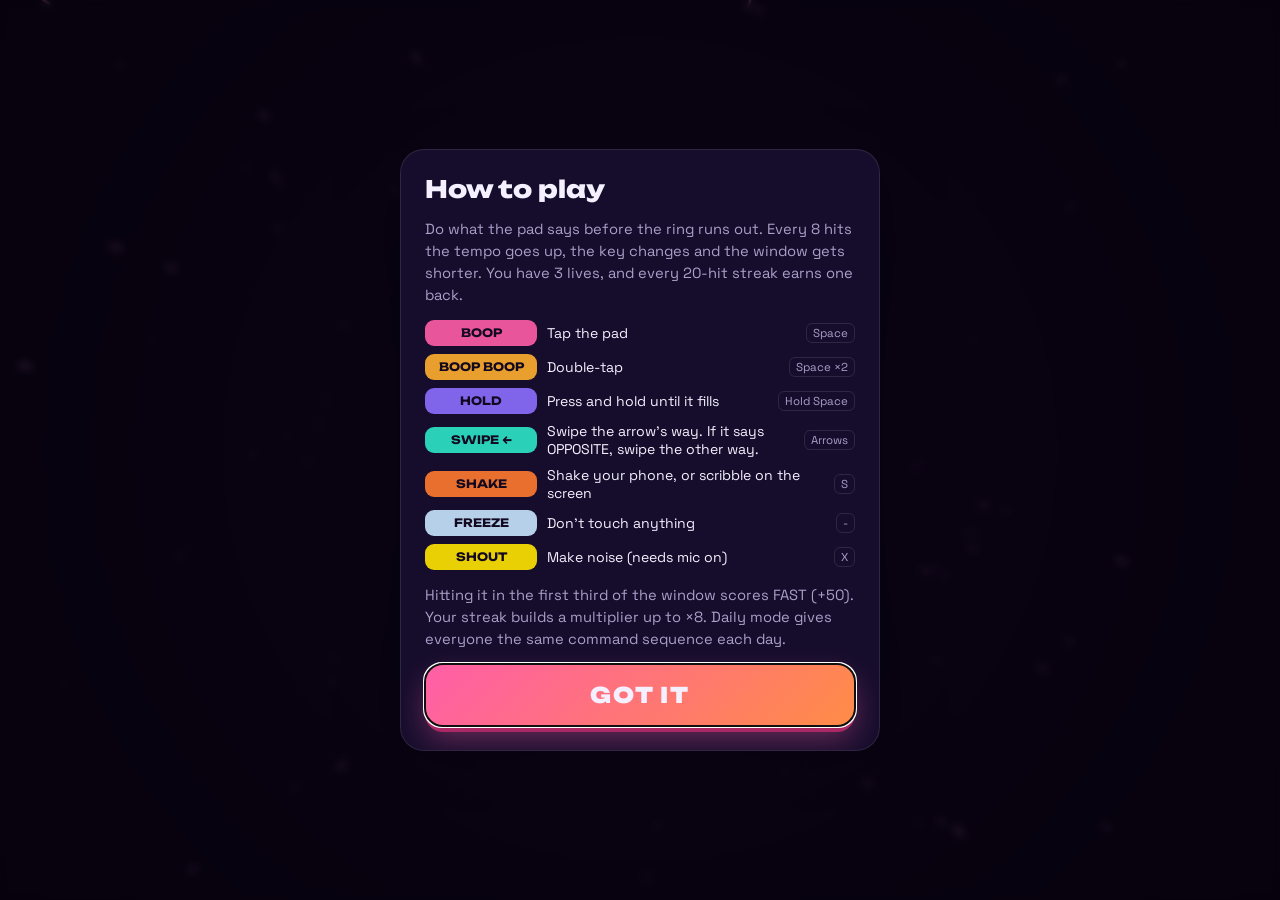
<file: index.html>
<!doctype html>
<html lang="en">
<head>
  <meta charset="utf-8" />
  <meta name="viewport" content="width=device-width, initial-scale=1, viewport-fit=cover, user-scalable=no" />
  <title>BOOP: a whole-body reflex game</title>
  <meta name="description" content="A rhythm-driven reflex game. Tap, swipe, hold, shake your phone and shout on command. The music and difficulty speed up as you go. Every sound is synthesized live in the browser." />
  <meta name="theme-color" content="#120a24" />
  <meta property="og:title" content="BOOP: a whole-body reflex game" />
  <meta property="og:description" content="Tap, swipe, hold, shake and shout on the beat. The tempo climbs until you break." />
  <meta property="og:image" content="https://hughtures.github.io/boop-it/icons/og.png" />
  <meta property="og:url" content="https://hughtures.github.io/boop-it/" />
  <meta name="twitter:card" content="summary_large_image" />
  <link rel="manifest" href="manifest.webmanifest" />
  <link rel="icon" href="icons/icon.svg" type="image/svg+xml" />
  <link rel="apple-touch-icon" href="icons/icon-180.png" />
  <meta name="apple-mobile-web-app-capable" content="yes" />
  <meta name="apple-mobile-web-app-status-bar-style" content="black-translucent" />
  <link rel="preconnect" href="https://fonts.googleapis.com" />
  <link rel="preconnect" href="https://fonts.gstatic.com" crossorigin />
  <link href="https://fonts.googleapis.com/css2?family=Unbounded:wght@600;800;900&family=Space+Grotesk:wght@400;500;700&display=swap" rel="stylesheet" />
  <link rel="stylesheet" href="css/style.css" />
</head>
<body>
  <canvas id="fx" aria-hidden="true"></canvas>

  <div id="stage">
    <header id="hud" class="hidden">
      <div class="hud-l">
        <div id="score" class="num">0</div>
        <div id="mult" class="chip">×1</div>
      </div>
      <div class="hud-c">
        <div id="lvl">LEVEL 1</div>
        <div id="bpm">100 BPM</div>
      </div>
      <div class="hud-r">
        <div id="lives" aria-label="Lives"></div>
        <button id="pause-btn" class="icon-btn" aria-label="Pause">
          <svg viewBox="0 0 24 24"><rect x="6" y="5" width="4" height="14" rx="1"/><rect x="14" y="5" width="4" height="14" rx="1"/></svg>
        </button>
      </div>
    </header>

    <main id="play">
      <div id="banner" aria-live="polite"></div>
      <div id="pad-wrap">
        <svg id="ring" viewBox="0 0 200 200" aria-hidden="true">
          <circle class="track" cx="100" cy="100" r="94" />
          <circle id="ring-fg" cx="100" cy="100" r="94" />
        </svg>
        <div id="pad" role="button" aria-label="Game pad">
          <div id="pad-fill"></div>
          <div id="pad-icon" aria-hidden="true"></div>
          <div id="pad-label" aria-live="assertive"></div>
          <div id="pad-sub"></div>
        </div>
      </div>
      <div id="feedback" aria-live="polite"></div>
      <div id="hint"></div>
      <div id="mic-meter" class="hidden" aria-hidden="true"><i></i></div>
    </main>
  </div>

  <!-- Title -->
  <section id="title" class="screen">
    <div class="panel title-panel">
      <h1 class="logo" aria-label="BOOP"><span>B</span><span>O</span><span>O</span><span>P</span></h1>
      <p class="tagline">Tap, swipe, hold, shake and shout<br />on the beat, until the tempo breaks you.</p>

      <div class="seg" role="radiogroup" aria-label="Mode">
        <button role="radio" data-mode="endless" aria-checked="true">Endless</button>
        <button role="radio" data-mode="daily" aria-checked="false">Daily <small id="daily-date"></small></button>
      </div>

      <button id="play-btn" class="big-btn">PLAY</button>

      <div class="bests">
        <div><span>Best</span><b id="best-endless" class="num">0</b></div>
        <div><span>Today</span><b id="best-daily" class="num">0</b></div>
      </div>

      <div class="toggles">
        <label class="tog"><input type="checkbox" id="opt-sound" checked /><span class="sw"></span>Sound</label>
        <label class="tog" id="tog-motion"><input type="checkbox" id="opt-motion" /><span class="sw"></span>Shake sensor</label>
        <label class="tog"><input type="checkbox" id="opt-mic" /><span class="sw"></span>Mic (shout)</label>
      </div>

      <div class="links">
        <button id="howto-btn" class="link-btn">How to play</button>
        <span>·</span>
        <a href="https://github.com/hughtures/boop-it" target="_blank" rel="noopener">Source</a>
      </div>
    </div>
    <p class="credits">Every sound is synthesized live in your browser. No audio files, no frameworks, and it works offline.</p>
  </section>

  <!-- Game over -->
  <section id="over" class="screen hidden">
    <div class="panel over-panel">
      <p class="over-kicker" id="over-kicker">GAME OVER</p>
      <div id="final-score" class="num">0</div>
      <div id="new-best" class="badge hidden">NEW BEST</div>
      <div class="stats">
        <div><b id="st-level">1</b><span>level</span></div>
        <div><b id="st-streak">0</b><span>streak</span></div>
        <div><b id="st-avg">-</b><span>avg reaction</span></div>
        <div><b id="st-fast">-</b><span>fastest</span></div>
      </div>
      <figure class="chart">
        <canvas id="chart" height="90"></canvas>
        <figcaption>Reaction time per command <i class="lg ok"></i>hit <i class="lg fast"></i>fast <i class="lg miss"></i>miss</figcaption>
      </figure>
      <div class="over-btns">
        <button id="again-btn" class="big-btn">PLAY AGAIN</button>
        <div class="row">
          <button id="share-btn" class="ghost-btn">Share</button>
          <button id="menu-btn" class="ghost-btn">Menu</button>
        </div>
      </div>
    </div>
  </section>

  <!-- Pause -->
  <section id="paused" class="screen hidden">
    <div class="panel small-panel">
      <h2>Paused</h2>
      <button id="resume-btn" class="big-btn">RESUME</button>
      <button id="quit-btn" class="ghost-btn">Quit run</button>
    </div>
  </section>

  <!-- How to play -->
  <dialog id="howto">
    <h2>How to play</h2>
    <p>Do what the pad says before the ring runs out. Every 8 hits the tempo goes up, the key changes and the window gets shorter. You have 3 lives, and every 20-hit streak earns one back.</p>
    <ul class="cmd-list">
      <li><b style="--c:255,94,168">BOOP</b><span>Tap the pad</span><kbd>Space</kbd></li>
      <li><b style="--c:255,176,46">BOOP BOOP</b><span>Double-tap</span><kbd>Space ×2</kbd></li>
      <li><b style="--c:140,110,255">HOLD</b><span>Press and hold until it fills</span><kbd>Hold Space</kbd></li>
      <li><b style="--c:46,230,201">SWIPE ←</b><span>Swipe the arrow's way. If it says OPPOSITE, swipe the other way.</span><kbd>Arrows</kbd></li>
      <li><b style="--c:255,122,46">SHAKE</b><span>Shake your phone, or scribble on the screen</span><kbd>S</kbd></li>
      <li><b style="--c:200,230,255">FREEZE</b><span>Don't touch anything</span><kbd>-</kbd></li>
      <li><b style="--c:255,230,0">SHOUT</b><span>Make noise (needs mic on)</span><kbd>X</kbd></li>
    </ul>
    <p class="muted">Hitting it in the first third of the window scores FAST (+50). Your streak builds a multiplier up to ×8. Daily mode gives everyone the same command sequence each day.</p>
    <form method="dialog"><button class="big-btn">GOT IT</button></form>
  </dialog>

  <div id="toast" role="status"></div>

  <script type="module" src="js/main.js"></script>
</body>
</html>
</file>
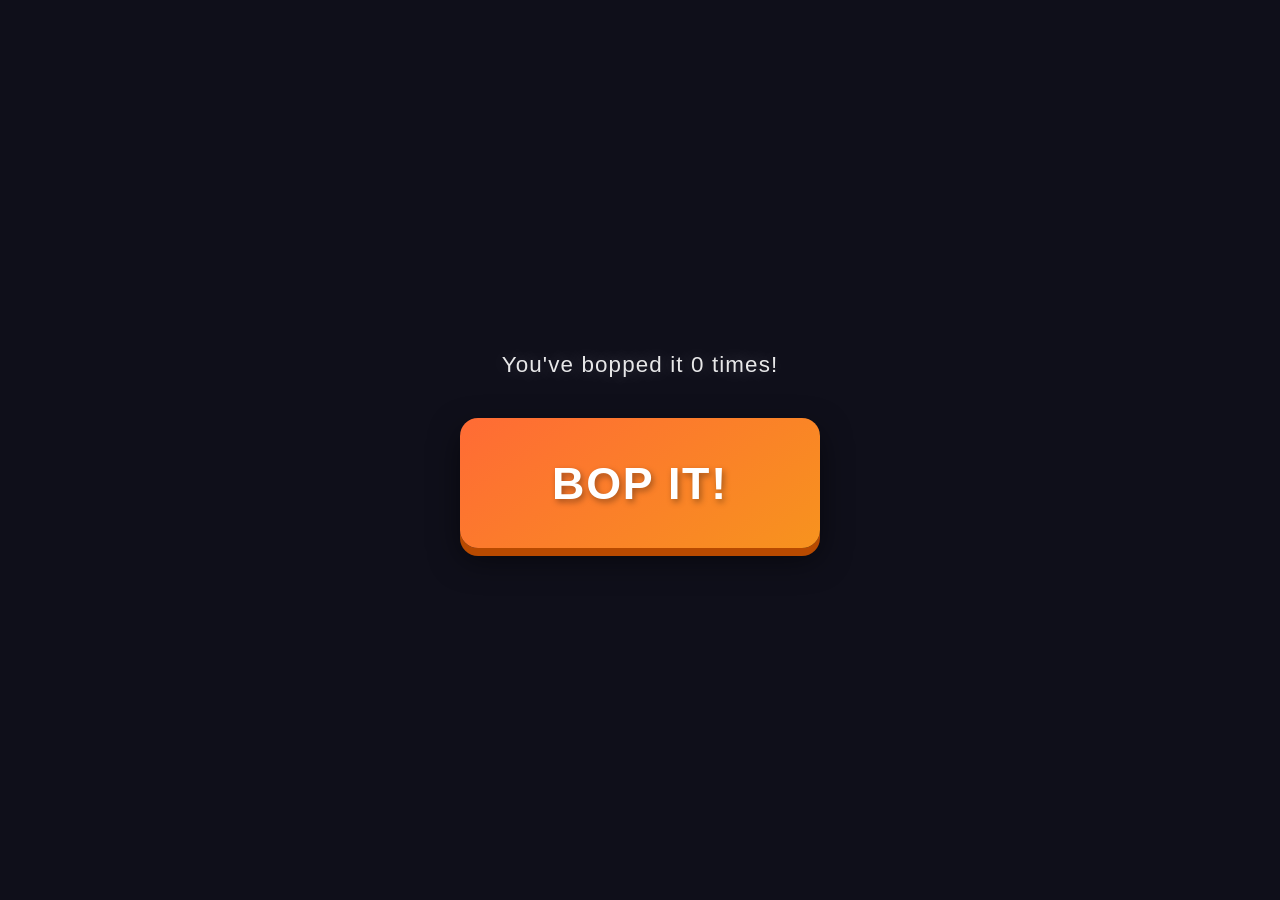
<file: bop-it.html>
<!DOCTYPE html>
<html lang="en">
<head>
  <meta charset="UTF-8">
  <meta name="viewport" content="width=device-width, initial-scale=1.0">
  <title>BOP IT!</title>
  <style>
    * { box-sizing: border-box; margin: 0; padding: 0; }

    body {
      min-height: 100vh;
      display: flex;
      flex-direction: column;
      align-items: center;
      justify-content: center;
      background: #0f0f1a;
      font-family: 'Arial Black', 'Arial Bold', Arial, sans-serif;
      overflow: hidden;
      user-select: none;
      -webkit-user-select: none;
    }

    #counter {
      color: #fff;
      font-size: clamp(1rem, 3vw, 1.4rem);
      margin-bottom: 2.5rem;
      letter-spacing: 0.05em;
      opacity: 0.9;
      text-shadow: 0 0 20px rgba(255,255,255,0.3);
      transition: transform 0.1s;
    }

    #counter.bump {
      animation: counterBump 0.3s ease-out;
    }

    @keyframes counterBump {
      0%   { transform: scale(1); }
      50%  { transform: scale(1.4); color: #ffdd57; }
      100% { transform: scale(1); }
    }

    #btn-wrapper {
      position: relative;
      display: flex;
      align-items: center;
      justify-content: center;
    }

    #bop-btn {
      width: clamp(220px, 60vw, 360px);
      height: clamp(90px, 22vw, 130px);
      border: none;
      border-radius: 18px;
      font-family: inherit;
      font-size: clamp(1.6rem, 5vw, 2.8rem);
      font-weight: 900;
      cursor: pointer;
      position: relative;
      background: linear-gradient(145deg, #ff6b35, #f7931e);
      color: #fff;
      text-shadow: 2px 3px 6px rgba(0,0,0,0.35);
      box-shadow: 0 8px 0 #b84a00, 0 12px 30px rgba(0,0,0,0.5);
      transform-origin: center bottom;
      touch-action: manipulation;
      -webkit-tap-highlight-color: transparent;
      transition: color 0.15s, background 0.15s;
      will-change: transform;
      letter-spacing: 0.04em;
    }

    #bop-btn:active {
      transform: translateY(5px) scaleY(0.93);
      box-shadow: 0 3px 0 #b84a00, 0 6px 15px rgba(0,0,0,0.5);
    }

    /* ── Keyframe animations ── */

    @keyframes animSpin {
      0%   { transform: rotate(0deg) scale(1); }
      30%  { transform: rotate(200deg) scale(1.15); }
      70%  { transform: rotate(340deg) scale(0.9); }
      100% { transform: rotate(360deg) scale(1); }
    }

    @keyframes animFly {
      0%   { transform: translateY(0) scale(1); opacity: 1; }
      35%  { transform: translateY(-130vh) scale(0.5); opacity: 0; }
      36%  { transform: translateY(130vh) scale(0.5); opacity: 0; }
      70%  { transform: translateY(-20px) scale(1.05); opacity: 1; }
      85%  { transform: translateY(6px) scale(0.98); }
      100% { transform: translateY(0) scale(1); }
    }

    @keyframes animShake {
      0%,100% { transform: translate(0,0) rotate(0deg); }
      10%      { transform: translate(-18px,-4px) rotate(-4deg); }
      20%      { transform: translate(18px, 4px) rotate( 4deg); }
      30%      { transform: translate(-16px,-3px) rotate(-3deg); }
      40%      { transform: translate(16px, 3px) rotate( 3deg); }
      50%      { transform: translate(-12px, 0px) rotate(-2deg); }
      60%      { transform: translate(12px, 0px) rotate( 2deg); }
      70%      { transform: translate(-8px,-2px) rotate(-1deg); }
      80%      { transform: translate( 8px, 2px) rotate( 1deg); }
      90%      { transform: translate(-4px, 0px); }
    }

    @keyframes animGrow {
      0%   { transform: scale(1); }
      35%  { transform: scale(2.3) rotate(-3deg); }
      55%  { transform: scale(2.3) rotate( 3deg); }
      75%  { transform: scale(0.82); }
      90%  { transform: scale(1.05); }
      100% { transform: scale(1); }
    }

    @keyframes animWobble {
      0%,100% { transform: skewX(0deg) scaleX(1); }
      15%     { transform: skewX(12deg) scaleX(0.9); }
      30%     { transform: skewX(-10deg) scaleX(1.1); }
      45%     { transform: skewX(8deg) scaleX(0.95); }
      60%     { transform: skewX(-6deg) scaleX(1.05); }
      75%     { transform: skewX(3deg) scaleX(0.98); }
    }

    /* Flash overlay */
    #flash {
      position: fixed;
      inset: 0;
      pointer-events: none;
      opacity: 0;
      z-index: 900;
    }

    @keyframes doFlash {
      0%   { opacity: 0.75; }
      100% { opacity: 0; }
    }

    /* Confetti */
    .cp {
      position: fixed;
      pointer-events: none;
      z-index: 950;
      animation: cpFall var(--dur) ease-out forwards;
    }

    @keyframes cpFall {
      0%   { transform: translate(0,0) rotate(0deg) scale(1); opacity: 1; }
      100% { transform: translate(var(--dx),var(--dy)) rotate(var(--rot)) scale(0.4); opacity: 0; }
    }

    /* Stars burst */
    .star {
      position: fixed;
      pointer-events: none;
      z-index: 950;
      font-size: 1.4rem;
      animation: starBurst var(--dur) ease-out forwards;
    }

    @keyframes starBurst {
      0%   { transform: translate(0,0) scale(0) rotate(0deg); opacity: 1; }
      60%  { opacity: 1; }
      100% { transform: translate(var(--dx),var(--dy)) scale(1.2) rotate(var(--rot)); opacity: 0; }
    }

    @keyframes animBounce {
      0%,100% { transform: translateY(0) scaleY(1); }
      20%     { transform: translateY(-60px) scaleY(1.1); }
      40%     { transform: translateY(0) scaleY(0.85) scaleX(1.1); }
      55%     { transform: translateY(-30px) scaleY(1.05); }
      70%     { transform: translateY(0) scaleY(0.92) scaleX(1.05); }
      82%     { transform: translateY(-12px); }
      92%     { transform: translateY(0) scaleY(0.97); }
    }

    @keyframes animFlip {
      0%   { transform: perspective(600px) rotateY(0deg); }
      40%  { transform: perspective(600px) rotateY(200deg) scale(1.1); }
      70%  { transform: perspective(600px) rotateY(340deg) scale(0.9); }
      100% { transform: perspective(600px) rotateY(360deg); }
    }

    @keyframes animRubber {
      0%,100% { transform: scale(1,1); }
      20%     { transform: scale(1.5,0.6); }
      35%     { transform: scale(0.75,1.25); }
      50%     { transform: scale(1.2,0.85); }
      65%     { transform: scale(0.9,1.1); }
      80%     { transform: scale(1.05,0.95); }
    }

    @keyframes animShrink {
      0%   { transform: scale(1); opacity: 1; }
      35%  { transform: scale(0.05); opacity: 0.3; }
      60%  { transform: scale(1.25); opacity: 1; }
      80%  { transform: scale(0.92); }
      100% { transform: scale(1); }
    }

    @keyframes animTwirl {
      0%   { transform: rotate(0deg) scale(1); }
      25%  { transform: rotate(180deg) scale(1.2); }
      50%  { transform: rotate(360deg) scale(0.8); }
      75%  { transform: rotate(540deg) scale(1.15); }
      100% { transform: rotate(720deg) scale(1); }
    }

    @keyframes animDrunk {
      0%,100% { transform: rotate(0deg) translateX(0); }
      15%  { transform: rotate(-8deg) translateX(-20px); }
      30%  { transform: rotate(7deg) translateX(18px); }
      45%  { transform: rotate(-9deg) translateX(-15px); }
      60%  { transform: rotate(6deg) translateX(12px); }
      75%  { transform: rotate(-4deg) translateX(-8px); }
      88%  { transform: rotate(2deg) translateX(4px); }
    }

    @keyframes animJello {
      0%,100% { transform: scale(1,1); }
      11% { transform: scale(0.9,1.1); }
      22% { transform: scale(1.15,0.85); }
      33% { transform: scale(0.92,1.08); }
      44% { transform: scale(1.08,0.92); }
      55% { transform: scale(0.96,1.04); }
      66% { transform: scale(1.04,0.96); }
      78% { transform: scale(0.99,1.01); }
    }

    @keyframes animPogo {
      0%,100% { transform: translateY(0) scaleY(1); }
      12%  { transform: translateY(-70px) scaleY(1.1); }
      22%  { transform: translateY(0) scaleY(0.78) scaleX(1.25); }
      32%  { transform: translateY(-45px) scaleY(1.06); }
      42%  { transform: translateY(0) scaleY(0.86) scaleX(1.12); }
      52%  { transform: translateY(-22px) scaleY(1.03); }
      62%  { transform: translateY(0) scaleY(0.93); }
      72%  { transform: translateY(-8px); }
      82%  { transform: translateY(0) scaleY(0.97); }
    }

    @keyframes animSwing {
      0%,100% { transform: rotate(0deg); transform-origin: top center; }
      20% { transform: rotate(18deg); transform-origin: top center; }
      40% { transform: rotate(-14deg); transform-origin: top center; }
      60% { transform: rotate(9deg); transform-origin: top center; }
      80% { transform: rotate(-5deg); transform-origin: top center; }
    }

    @keyframes animVibrate {
      0%,100% { transform: translate(0,0); }
      10% { transform: translate(-3px,-2px); }
      20% { transform: translate(3px,2px); }
      30% { transform: translate(-4px,1px); }
      40% { transform: translate(4px,-1px); }
      50% { transform: translate(-3px,3px); }
      60% { transform: translate(3px,-3px); }
      70% { transform: translate(-2px,2px); }
      80% { transform: translate(2px,-2px); }
      90% { transform: translate(-1px,1px); }
    }

    @keyframes animTada {
      0%,100% { transform: scale(1) rotate(0deg); }
      10%,20% { transform: scale(0.88) rotate(-4deg); }
      30%,50%,70%,90% { transform: scale(1.12) rotate(4deg); }
      40%,60%,80% { transform: scale(1.12) rotate(-4deg); }
    }

    @keyframes animDropIn {
      0%   { transform: translateY(-220px) scaleY(1.3); opacity: 0; }
      55%  { transform: translateY(12px) scaleY(0.82); opacity: 1; }
      75%  { transform: translateY(-8px) scaleY(1.06); }
      90%  { transform: translateY(3px) scaleY(0.98); }
      100% { transform: translateY(0) scaleY(1); }
    }

    @keyframes animSpin3D {
      0%   { transform: perspective(600px) rotateX(0deg); }
      35%  { transform: perspective(600px) rotateX(200deg) scale(1.15); }
      70%  { transform: perspective(600px) rotateX(340deg) scale(0.88); }
      100% { transform: perspective(600px) rotateX(360deg); }
    }

    @keyframes animCrumple {
      0%   { transform: scaleY(1) scaleX(1); }
      28%  { transform: scaleY(0.04) scaleX(1.6); }
      55%  { transform: scaleY(1.35) scaleX(0.78); }
      75%  { transform: scaleY(0.88) scaleX(1.06); }
      90%  { transform: scaleY(1.04) scaleX(0.98); }
      100% { transform: scaleY(1) scaleX(1); }
    }

    @keyframes animHammer {
      0%   { transform: translateY(-180px) rotate(-25deg); opacity: 0.2; }
      42%  { transform: translateY(10px) rotate(6deg) scaleY(0.75); opacity: 1; }
      58%  { transform: translateY(-18px) rotate(-4deg); }
      76%  { transform: translateY(5px) scaleY(0.96); }
      100% { transform: translateY(0) rotate(0deg); }
    }

    @keyframes animPinwheel {
      0%   { transform: rotate(0deg) scale(1); }
      25%  { transform: rotate(270deg) scale(1.2); }
      50%  { transform: rotate(540deg) scale(0.82); }
      75%  { transform: rotate(810deg) scale(1.12); }
      100% { transform: rotate(1080deg) scale(1); }
    }

    @keyframes animRollLeft {
      0%   { transform: translateX(0) rotate(0deg); opacity: 1; }
      40%  { transform: translateX(-130vw) rotate(-360deg); opacity: 0; }
      41%  { transform: translateX(130vw) rotate(360deg); opacity: 0; }
      75%  { transform: translateX(-15px) rotate(-10deg); opacity: 1; }
      90%  { transform: translateX(5px) rotate(3deg); }
      100% { transform: translateX(0) rotate(0deg); }
    }

    /* Split clones */
    .split-clone {
      position: fixed;
      pointer-events: none;
      z-index: 100;
      border-radius: 18px;
      transition: transform 0.28s cubic-bezier(0.34,1.56,0.64,1),
                  opacity 0.28s ease;
    }
  </style>
</head>
<body>

  <div id="counter">You've bopped it <span id="count">0</span> times!</div>
  <div id="btn-wrapper">
    <button id="bop-btn">BOP IT!</button>
  </div>
  <div id="flash"></div>

<script>
(function () {
  'use strict';

  const btn      = document.getElementById('bop-btn');
  const countEl  = document.getElementById('count');
  const counterEl= document.getElementById('counter');
  const flash    = document.getElementById('flash');

  let pressCount  = 0;
  let lastAnim    = -1;
  let isAnimating = false;
  let audioCtx    = null;

  /* ── Labels & colours ── */
  const labels = [
    'BOP IT!','SMASH IT!','WHACK IT!','BONK IT!',
    'HIT IT!','CLONK IT!','THWAP IT!','ZAP IT!',
    'POW!','BOING!','KAPOW!','WHAM!',
    'YEET IT!','OBLITERATE!','DESTROY IT!','ANNIHILATE!',
    'WRECK IT!','PULVERIZE!','DEMOLISH IT!','NUKE IT!',
    'CRUSH IT!','SPLAT IT!','MASH IT!','SLAM IT!',
    'DECK IT!','WALLOP IT!','CLOBBER IT!','BASH IT!',
    'PLOW IT!','TORPEDO IT!','BLITZ IT!','PUMMEL IT!',
    'SLAP IT!','CRACK IT!','DETONATE!','OBLITERATE!',
    'DO IT!','GO!','ATTACK!','SEND IT!',
    // ── batch 2 ──
    'REKT!','ROASTED!','TOASTED!','VAPORIZED!',
    'INCINERATED!','MANGLED!','SQUISHED!','FLATTENED!',
    'PANCAKED!','CLAPPED!','YOINKED!','SPLATTED!',
    'DUNKED!','RIPPED IT!','KILLED IT!','NAILED IT!',
    'OWNED IT!','BODIED IT!','TORCHED IT!','MAULED IT!',
    'SOCKED IT!','CRUNCHED IT!','THUMPED IT!','WHOMPED IT!',
    'CONKED IT!','BATTERED IT!','SMUSHED IT!','DONKED IT!',
    'HIYAAA!','YOWZERS!','OH YEAH!','BOOM!',
    'DESTROYED!','WASTED!','TERMINATED!','ELIMINATED!',
    'EVISCERATED!','DETONATED!','ATOMIZED!','LIQUIDATED!',
    // ── batch 3 ──
    'EVAPORATE!','SHATTER!','FLOOR IT!','THROTTLE IT!',
    'HAMMER IT!','SPIKE IT!','STOMP IT!','PUNT IT!',
    'FLING IT!','LAUNCH IT!','DISINTEGRATE!','COMBUST!',
    'IMPLODE!','SHRED IT!','MASSACRE!','RAMPAGE!',
    'EXTERMINATE!','DEVASTATE!','KABLAMMO!','KERSPLAT!',
    'KERBLAM!','KERPOW!','KAZAAM!','BLAMO!',
    'RAARGH!','BWOOM!','ZWOOSH!','FWOOSH!',
    'BZZT!','KZZZT!','THOOM!','FWOOM!',
    'KLONK!','BANZAI!','GERONIMO!','LEEEROY!',
    'YOLO!','BRRRRT!','BWAHAHA!','SCHWING!',
    'SHING!','BLORP!','SPLOOSH!','KRONK!',
    'SHWOOP!','ZAAAP!','THWONK!','SPLONK!',
    'ZONK IT!','BOINKED!','TENDERIZED!','PUMMELED!',
    'ANNIHILATED!','DECIMATED!','BODIED!','COOKED!',
    'YEETED!','CRUMBLED!','VOIDED!','CLEAVED!',
    'BISECTED!','FRAGMENTED!','SKY REKT!','ULTRA BONK!',
    'MEGA SMASH!','SUPER SLAM!','HECC IT!','OH SNAP!',
    'ZOINKS!','CRIKEY!','YOWCH!','OW OW OW!',
    'SHAZAM!','BAZINGA!','KABOOM!','BLAMMO!',
    'SPLATASTROPHE!','BONKULOUS!','SMASHIFIED!','WRECKTIFIED!',
  ];

  const palette = [
    ['#ff6b35','#f7931e','#b84a00'],
    ['#e040fb','#9c27b0','#6a0080'],
    ['#00e5ff','#0097a7','#006064'],
    ['#69f0ae','#00c853','#007928'],
    ['#ff4081','#c51162','#8b0030'],
    ['#ffeb3b','#f9a825','#a36700'],
    ['#40c4ff','#0288d1','#004a7c'],
    ['#ff1744','#d50000','#9b0000'],
    ['#76ff03','#64dd17','#33691e'],
    ['#ff6d00','#e65100','#bf360c'],
    ['#aa00ff','#7b1fa2','#4a0072'],
    ['#00bfa5','#00695c','#004d40'],
    ['#ffd600','#f57f17','#e65100'],
    ['#18ffff','#00b8d4','#006064'],
    ['#ff4081','#f50057','#c51162'],
    ['#ccff90','#b2ff59','#76ff03'],
    ['#ea80fc','#ce93d8','#7b1fa2'],
    ['#ff80ab','#f48fb1','#c2185b'],
    ['#80d8ff','#81d4fa','#0277bd'],
    ['#a7ffeb','#64ffda','#00796b'],
    // ── batch 2 ──
    ['#ff9100','#ff6d00','#c43e00'],
    ['#1de9b6','#00bfa5','#004d40'],
    ['#651fff','#4527a0','#1a0072'],
    ['#ff6e40','#dd2c00','#7f0000'],
    ['#c6ff00','#aeea00','#558b2f'],
    ['#00b0ff','#0091ea','#004d8b'],
    ['#f06292','#e91e63','#880e4f'],
    ['#4dd0e1','#00838f','#004d52'],
    ['#dce775','#c6ca53','#8f9a27'],
    ['#ba68c8','#7b1fa2','#380d45'],
    ['#ff8a65','#e64a19','#7f1500'],
    ['#4fc3f7','#0288d1','#002f6c'],
    ['#a5d6a7','#388e3c','#1b5e20'],
    ['#ffcc02','#ff8f00','#bf360c'],
    ['#ef9a9a','#c62828','#7f0000'],
    ['#b39ddb','#512da8','#1a0072'],
    ['#80cbc4','#00695c','#003d33'],
    ['#f48fb1','#c2185b','#880e4f'],
    ['#ffe082','#ffb300','#a36700'],
    ['#ce93d8','#8e24aa','#4a0072'],
    // ── batch 3 ──
    ['#ffff00','#ffd600','#a36700'],
    ['#ff3d00','#bf360c','#7f0000'],
    ['#d500f9','#6200ea','#380075'],
    ['#ff6f00','#bf360c','#7f2900'],
    ['#00e676','#00600f','#002200'],
    ['#f50057','#880e4f','#400020'],
    ['#aeea00','#558b2f','#1b5e20'],
    ['#ffd740','#ff6d00','#c43e00'],
    ['#b2ff59','#33691e','#003300'],
    ['#ea80fc','#4a148c','#1a0030'],
    ['#ff80ab','#880e4f','#400020'],
    ['#80d8ff','#01579b','#002952'],
    ['#ccff90','#1b5e20','#003300'],
    ['#ff9e40','#bf360c','#7f1d00'],
    ['#e040fb','#4a148c','#1a0030'],
    ['#ff5252','#b71c1c','#7f0000'],
    ['#69f0ae','#00600f','#002200'],
    ['#ffd180','#ff6d00','#c43e00'],
    ['#84ffff','#006064','#002427'],
    ['#b9f6ca','#00600f','#002200'],
    ['#ffca28','#f9a825','#7f5100'],
    ['#26c6da','#006064','#002427'],
    ['#7e57c2','#4527a0','#1a0072'],
    ['#ef5350','#b71c1c','#7f0000'],
    ['#66bb6a','#1b5e20','#003300'],
    ['#42a5f5','#0d47a1','#002171'],
    ['#ffa726','#e65100','#7f2900'],
    ['#ab47bc','#6a1b9a','#2a0037'],
    ['#26a69a','#006064','#002427'],
    ['#d4e157','#827717','#2e2600'],
    ['#5c6bc0','#1a237e','#000051'],
    ['#ff7043','#bf360c','#7f1d00'],
    ['#29b6f6','#0d47a1','#002171'],
    ['#9ccc65','#1b5e20','#003300'],
    ['#ffee58','#f9a825','#7f5100'],
    ['#f48fb1','#ad1457','#7f003d'],
    ['#80cbc4','#00695c','#003d33'],
    ['#ffe0b2','#bf360c','#7f1d00'],
    ['#e1bee7','#6a1b9a','#2a0037'],
    ['#b3e5fc','#0277bd','#004a7c'],
  ];

  const confettiColors = [
    '#ff6b35','#f7931e','#e040fb','#00e5ff',
    '#69f0ae','#ff4081','#ffeb3b','#40c4ff',
    '#ff0080','#00ffcc','#ff1744','#76ff03',
    '#aa00ff','#ffd600','#18ffff','#ff6d00',
    '#ea80fc','#80d8ff','#a7ffeb','#ccff90',
    // batch 2
    '#ff9100','#1de9b6','#651fff','#c6ff00',
    '#00b0ff','#f06292','#4dd0e1','#dce775',
    '#ba68c8','#ff8a65','#4fc3f7','#a5d6a7',
    '#ffcc02','#ef9a9a','#b39ddb','#80cbc4',
    '#f48fb1','#ffe082','#ce93d8','#80deea',
    // batch 3
    '#ffff00','#ff3d00','#d500f9','#ff6f00',
    '#00e676','#f50057','#aeea00','#ffd740',
    '#b2ff59','#ea80fc','#ff80ab','#80d8ff',
    '#ccff90','#ff9e40','#ff5252','#ffd180',
    '#84ffff','#b9f6ca','#ffca28','#26c6da',
    '#7e57c2','#ef5350','#66bb6a','#42a5f5',
    '#ffa726','#ab47bc','#26a69a','#d4e157',
    '#5c6bc0','#ff7043','#29b6f6','#9ccc65',
    '#ffee58','#80ff80','#ff80ff','#80ffff',
    '#ffff80','#ff6699','#99ff66','#6699ff',
  ];

  const starEmojis = [
    '⭐','✨','💥','🌟','💫','⚡','🎉','🔥',
    '🎊','🎈','💣','🪄','🎯','🏆','👊','💢',
    '🌈','🦄','🤯','👾','🎸','🚀','💎','🍕',
    // batch 2
    '🫧','🎆','🎇','🧨','🪅','🎠','🏅','🎖',
    '🤸','💃','🕺','🫰','🤙','✊','🤜','🤛',
    '🐲','👽','🤖','🦾','🧠','🫀','🫁','🦴',
    // batch 3
    '🎺','🎻','🥁','🎷','🏈','⚽','🏀','🎱',
    '🍦','🍭','🍩','🍪','🦊','🐸','🦋','🐙',
    '🌊','🌪️','🌸','🏆','💰','💸','🎰','🃏',
    '🔮','🧿','🎭','🎪','🎨','🚀','✈️','🚁',
    '👑','🎩','🧢','🍺','🥂','🎂','🍾','🎊',
    '🫶','🤌','🤏','🖖','🤟','🤘','🤙','👆',
  ];

  /* ── Audio ── */
  function ctx() {
    if (!audioCtx) audioCtx = new (window.AudioContext || window.webkitAudioContext)();
    if (audioCtx.state === 'suspended') audioCtx.resume();
    return audioCtx;
  }

  function makeGain(vol, t0, decay) {
    const g = ctx().createGain();
    g.gain.setValueAtTime(vol, t0);
    g.gain.exponentialRampToValueAtTime(0.0001, t0 + decay);
    g.connect(ctx().destination);
    return g;
  }

  function playBoing() {
    const c = ctx(), t = c.currentTime;
    const osc  = c.createOscillator();
    const lfo  = c.createOscillator();
    const lfoG = c.createGain();
    const gain = makeGain(0.45, t, 0.65);
    osc.type = 'sine';
    osc.frequency.setValueAtTime(700, t);
    osc.frequency.exponentialRampToValueAtTime(140, t + 0.65);
    lfo.frequency.value = 14;
    lfoG.gain.value = 28;
    lfo.connect(lfoG); lfoG.connect(osc.frequency);
    osc.connect(gain);
    lfo.start(t); osc.start(t);
    lfo.stop(t + 0.65); osc.stop(t + 0.65);
  }

  function playWhoosh() {
    const c = ctx(), t = c.currentTime;
    const dur = 0.45;
    const size = Math.floor(c.sampleRate * dur);
    const buf  = c.createBuffer(1, size, c.sampleRate);
    const data = buf.getChannelData(0);
    for (let i = 0; i < size; i++) data[i] = (Math.random() * 2 - 1) * (1 - i / size);
    const src  = c.createBufferSource();
    src.buffer = buf;
    const filt = c.createBiquadFilter();
    filt.type = 'bandpass';
    filt.frequency.setValueAtTime(2200, t);
    filt.frequency.exponentialRampToValueAtTime(120, t + dur);
    filt.Q.value = 2.5;
    const gain = makeGain(0.55, t, dur);
    src.connect(filt); filt.connect(gain);
    src.start(t);
  }

  function playSplat() {
    const c = ctx(), t = c.currentTime;
    // Thump
    const osc = c.createOscillator();
    osc.type = 'sine';
    osc.frequency.setValueAtTime(220, t);
    osc.frequency.exponentialRampToValueAtTime(35, t + 0.22);
    osc.connect(makeGain(0.75, t, 0.22));
    osc.start(t); osc.stop(t + 0.22);
    // Crunch noise
    const size = Math.floor(c.sampleRate * 0.12);
    const buf  = c.createBuffer(1, size, c.sampleRate);
    const d    = buf.getChannelData(0);
    for (let i = 0; i < size; i++) d[i] = Math.random() * 2 - 1;
    const noise = c.createBufferSource();
    noise.buffer = buf;
    noise.connect(makeGain(0.3, t, 0.12));
    noise.start(t);
  }

  function playBloop() {
    const c = ctx(), t = c.currentTime;
    const osc = c.createOscillator();
    osc.type = 'sine';
    osc.frequency.setValueAtTime(180, t);
    osc.frequency.exponentialRampToValueAtTime(680, t + 0.18);
    osc.connect(makeGain(0.42, t, 0.22));
    osc.start(t); osc.stop(t + 0.22);
  }

  function playLaser() {
    const c = ctx(), t = c.currentTime;
    const osc = c.createOscillator();
    osc.type = 'sawtooth';
    osc.frequency.setValueAtTime(2400, t);
    osc.frequency.exponentialRampToValueAtTime(80, t + 0.32);
    osc.connect(makeGain(0.28, t, 0.32));
    osc.start(t); osc.stop(t + 0.32);
  }

  function playPop() {
    const c = ctx(), t = c.currentTime;
    const osc = c.createOscillator();
    osc.type = 'sine';
    osc.frequency.setValueAtTime(480, t);
    osc.frequency.exponentialRampToValueAtTime(45, t + 0.09);
    osc.connect(makeGain(0.65, t, 0.09));
    osc.start(t); osc.stop(t + 0.09);
  }

  function playChime() {
    const c = ctx(), t = c.currentTime;
    [523, 659, 784, 1047].forEach((f, i) => {
      const osc  = c.createOscillator();
      const gain = c.createGain();
      osc.type = 'triangle';
      osc.frequency.value = f;
      const st = t + i * 0.07;
      gain.gain.setValueAtTime(0, st);
      gain.gain.linearRampToValueAtTime(0.3, st + 0.01);
      gain.gain.exponentialRampToValueAtTime(0.0001, st + 0.45);
      osc.connect(gain); gain.connect(c.destination);
      osc.start(st); osc.stop(st + 0.45);
    });
  }

  function playWobbleSound() {
    const c = ctx(), t = c.currentTime;
    const osc = c.createOscillator();
    const lfo = c.createOscillator();
    const lg  = c.createGain();
    osc.type = 'square';
    osc.frequency.value = 300;
    lfo.frequency.value = 18;
    lg.gain.value = 120;
    lfo.connect(lg); lg.connect(osc.frequency);
    osc.connect(makeGain(0.18, t, 0.5));
    lfo.start(t); osc.start(t);
    lfo.stop(t + 0.5); osc.stop(t + 0.5);
  }

  // Spring twang: sharp attack then decaying vibration
  function playTwang() {
    const c = ctx(), t = c.currentTime;
    const osc = c.createOscillator();
    const lfo = c.createOscillator();
    const lg  = c.createGain();
    osc.type = 'triangle';
    osc.frequency.setValueAtTime(900, t);
    osc.frequency.exponentialRampToValueAtTime(180, t + 0.5);
    lfo.frequency.setValueAtTime(40, t);
    lfo.frequency.exponentialRampToValueAtTime(4, t + 0.5);
    lg.gain.setValueAtTime(80, t);
    lg.gain.exponentialRampToValueAtTime(1, t + 0.5);
    lfo.connect(lg); lg.connect(osc.frequency);
    osc.connect(makeGain(0.5, t, 0.55));
    lfo.start(t); osc.start(t);
    lfo.stop(t + 0.55); osc.stop(t + 0.55);
  }

  // Retro coin ding
  function playCoin() {
    const c = ctx(), t = c.currentTime;
    [[988, 0], [1319, 0.08]].forEach(([f, delay]) => {
      const osc  = c.createOscillator();
      const gain = c.createGain();
      osc.type = 'square';
      osc.frequency.value = f;
      const st = t + delay;
      gain.gain.setValueAtTime(0.25, st);
      gain.gain.exponentialRampToValueAtTime(0.0001, st + 0.18);
      osc.connect(gain); gain.connect(c.destination);
      osc.start(st); osc.stop(st + 0.18);
    });
  }

  // Drum hit: kick + snare layered
  function playDrum() {
    const c = ctx(), t = c.currentTime;
    // Kick
    const kick = c.createOscillator();
    kick.type = 'sine';
    kick.frequency.setValueAtTime(160, t);
    kick.frequency.exponentialRampToValueAtTime(40, t + 0.15);
    kick.connect(makeGain(0.9, t, 0.18));
    kick.start(t); kick.stop(t + 0.18);
    // Snare noise burst
    const size = Math.floor(c.sampleRate * 0.08);
    const buf  = c.createBuffer(1, size, c.sampleRate);
    const d    = buf.getChannelData(0);
    for (let i = 0; i < size; i++) d[i] = Math.random() * 2 - 1;
    const snare = c.createBufferSource();
    snare.buffer = buf;
    const filt = c.createBiquadFilter();
    filt.type = 'highpass';
    filt.frequency.value = 1800;
    snare.connect(filt); filt.connect(makeGain(0.35, t, 0.08));
    snare.start(t);
  }

  // Tuba/fart blat — low square wave with vibrato
  function playBlat() {
    const c = ctx(), t = c.currentTime;
    const osc = c.createOscillator();
    const lfo = c.createOscillator();
    const lg  = c.createGain();
    osc.type = 'square';
    osc.frequency.setValueAtTime(90, t);
    osc.frequency.linearRampToValueAtTime(60, t + 0.35);
    lfo.frequency.value = 22;
    lg.gain.value = 18;
    lfo.connect(lg); lg.connect(osc.frequency);
    // Low-pass to soften the buzzing
    const lp = c.createBiquadFilter();
    lp.type = 'lowpass';
    lp.frequency.value = 500;
    osc.connect(lp); lp.connect(makeGain(0.35, t, 0.4));
    lfo.start(t); osc.start(t);
    lfo.stop(t + 0.4); osc.stop(t + 0.4);
  }

  // Pinball bumper: quick high ping
  function playPing() {
    const c = ctx(), t = c.currentTime;
    const osc = c.createOscillator();
    osc.type = 'sine';
    osc.frequency.setValueAtTime(1800, t);
    osc.frequency.exponentialRampToValueAtTime(900, t + 0.25);
    osc.connect(makeGain(0.35, t, 0.3));
    osc.start(t); osc.stop(t + 0.3);
  }

  // Power-up fanfare: ascending 8-bit arpeggio
  function playFanfare() {
    const c = ctx(), t = c.currentTime;
    [262, 330, 392, 523, 659, 784].forEach((f, i) => {
      const osc  = c.createOscillator();
      const gain = c.createGain();
      osc.type = 'square';
      osc.frequency.value = f;
      const st = t + i * 0.055;
      gain.gain.setValueAtTime(0.18, st);
      gain.gain.exponentialRampToValueAtTime(0.0001, st + 0.12);
      osc.connect(gain); gain.connect(c.destination);
      osc.start(st); osc.stop(st + 0.12);
    });
  }

  // Metallic ricochet: brief sharp ping that bounces up in pitch
  function playRicochet() {
    const c = ctx(), t = c.currentTime;
    const osc = c.createOscillator();
    osc.type = 'triangle';
    osc.frequency.setValueAtTime(300, t);
    osc.frequency.exponentialRampToValueAtTime(3200, t + 0.07);
    osc.frequency.exponentialRampToValueAtTime(1400, t + 0.25);
    osc.connect(makeGain(0.4, t, 0.28));
    osc.start(t); osc.stop(t + 0.28);
  }

  // Mini siren: alternates between two tones
  function playSiren() {
    const c = ctx(), t = c.currentTime;
    const osc = c.createOscillator();
    osc.type = 'sawtooth';
    osc.frequency.setValueAtTime(600, t);
    osc.frequency.linearRampToValueAtTime(900, t + 0.12);
    osc.frequency.linearRampToValueAtTime(600, t + 0.24);
    osc.frequency.linearRampToValueAtTime(900, t + 0.36);
    osc.frequency.linearRampToValueAtTime(600, t + 0.48);
    const lp = c.createBiquadFilter();
    lp.type = 'lowpass'; lp.frequency.value = 1200;
    osc.connect(lp); lp.connect(makeGain(0.22, t, 0.52));
    osc.start(t); osc.stop(t + 0.52);
  }

  // Glitch: staccato bursts of random pitched square waves
  function playGlitch() {
    const c = ctx(), t = c.currentTime;
    for (let i = 0; i < 8; i++) {
      const osc  = c.createOscillator();
      const gain = c.createGain();
      osc.type = 'square';
      osc.frequency.value = 100 + Math.random() * 2000;
      const st = t + i * 0.055;
      gain.gain.setValueAtTime(0.15, st);
      gain.gain.exponentialRampToValueAtTime(0.0001, st + 0.04);
      osc.connect(gain); gain.connect(c.destination);
      osc.start(st); osc.stop(st + 0.05);
    }
  }

  // Slide whistle: smooth sweep up then back down
  function playSlide() {
    const c = ctx(), t = c.currentTime;
    const osc = c.createOscillator();
    osc.type = 'sine';
    osc.frequency.setValueAtTime(200, t);
    osc.frequency.exponentialRampToValueAtTime(1400, t + 0.22);
    osc.frequency.exponentialRampToValueAtTime(200, t + 0.45);
    osc.connect(makeGain(0.38, t, 0.48));
    osc.start(t); osc.stop(t + 0.48);
  }

  // Bubble pop: very soft low-frequency pop with slight water texture
  function playBubble() {
    const c = ctx(), t = c.currentTime;
    const osc = c.createOscillator();
    osc.type = 'sine';
    osc.frequency.setValueAtTime(360, t);
    osc.frequency.exponentialRampToValueAtTime(80, t + 0.12);
    const gain = c.createGain();
    gain.gain.setValueAtTime(0, t);
    gain.gain.linearRampToValueAtTime(0.5, t + 0.01);
    gain.gain.exponentialRampToValueAtTime(0.0001, t + 0.14);
    osc.connect(gain); gain.connect(c.destination);
    osc.start(t); osc.stop(t + 0.14);
  }

  // Explosion: deep bass boom + noise cloud
  function playExplode() {
    const c = ctx(), t = c.currentTime;
    const osc = c.createOscillator();
    osc.type = 'sine';
    osc.frequency.setValueAtTime(80, t);
    osc.frequency.exponentialRampToValueAtTime(20, t + 0.5);
    osc.connect(makeGain(1.0, t, 0.55));
    osc.start(t); osc.stop(t + 0.55);
    const size = Math.floor(c.sampleRate * 0.5);
    const buf  = c.createBuffer(1, size, c.sampleRate);
    const d    = buf.getChannelData(0);
    for (let i = 0; i < size; i++) d[i] = (Math.random() * 2 - 1) * Math.pow(1 - i/size, 2);
    const noise = c.createBufferSource();
    noise.buffer = buf;
    const lp = c.createBiquadFilter();
    lp.type = 'lowpass'; lp.frequency.value = 800;
    noise.connect(lp); lp.connect(makeGain(0.6, t, 0.5));
    noise.start(t);
  }

  // Dual-tone alarm: rapid alternating beeps
  function playAlarm() {
    const c = ctx(), t = c.currentTime;
    [0, 0.1, 0.2, 0.3].forEach((off, i) => {
      const osc  = c.createOscillator();
      const gain = c.createGain();
      osc.type = 'square';
      osc.frequency.value = i % 2 === 0 ? 880 : 1100;
      const st = t + off;
      gain.gain.setValueAtTime(0.15, st);
      gain.gain.exponentialRampToValueAtTime(0.0001, st + 0.08);
      osc.connect(gain); gain.connect(c.destination);
      osc.start(st); osc.stop(st + 0.09);
    });
  }

  // Bird chirp: rapid ascending frequency
  function playChirp() {
    const c = ctx(), t = c.currentTime;
    const osc = c.createOscillator();
    osc.type = 'sine';
    osc.frequency.setValueAtTime(800, t);
    osc.frequency.exponentialRampToValueAtTime(3200, t + 0.06);
    osc.frequency.exponentialRampToValueAtTime(1200, t + 0.12);
    osc.connect(makeGain(0.3, t, 0.14));
    osc.start(t); osc.stop(t + 0.14);
  }

  // Gong strike: pure resonant low sine with very slow decay
  function playGong() {
    const c = ctx(), t = c.currentTime;
    [110, 220, 330].forEach((f, i) => {
      const osc  = c.createOscillator();
      const gain = c.createGain();
      osc.type = 'sine';
      osc.frequency.value = f;
      gain.gain.setValueAtTime(i === 0 ? 0.5 : 0.15, t);
      gain.gain.exponentialRampToValueAtTime(0.0001, t + 0.9);
      osc.connect(gain); gain.connect(c.destination);
      osc.start(t); osc.stop(t + 0.9);
    });
  }

  // Robot voice: FM synthesis buzz
  function playRobot() {
    const c = ctx(), t = c.currentTime;
    const carrier = c.createOscillator();
    const mod     = c.createOscillator();
    const modGain = c.createGain();
    carrier.type = 'square';
    carrier.frequency.setValueAtTime(220, t);
    carrier.frequency.linearRampToValueAtTime(180, t + 0.45);
    mod.type = 'sine';
    mod.frequency.value = 55;
    modGain.gain.value = 180;
    mod.connect(modGain); modGain.connect(carrier.frequency);
    const lp = c.createBiquadFilter();
    lp.type = 'lowpass'; lp.frequency.value = 900;
    carrier.connect(lp); lp.connect(makeGain(0.22, t, 0.48));
    mod.start(t); carrier.start(t);
    mod.stop(t + 0.48); carrier.stop(t + 0.48);
  }

  // Gulp: descending water swallow
  function playGulp() {
    const c = ctx(), t = c.currentTime;
    const osc = c.createOscillator();
    osc.type = 'sine';
    osc.frequency.setValueAtTime(500, t);
    osc.frequency.exponentialRampToValueAtTime(120, t + 0.18);
    const gain = c.createGain();
    gain.gain.setValueAtTime(0, t);
    gain.gain.linearRampToValueAtTime(0.45, t + 0.02);
    gain.gain.setValueAtTime(0.45, t + 0.08);
    gain.gain.exponentialRampToValueAtTime(0.0001, t + 0.22);
    osc.connect(gain); gain.connect(c.destination);
    osc.start(t); osc.stop(t + 0.22);
  }

  // Bell: high clear sine ring
  function playBell() {
    const c = ctx(), t = c.currentTime;
    [1047, 1319, 1568].forEach((f, i) => {
      const osc  = c.createOscillator();
      const gain = c.createGain();
      osc.type = 'sine';
      osc.frequency.value = f;
      gain.gain.setValueAtTime(i === 0 ? 0.3 : 0.12, t);
      gain.gain.exponentialRampToValueAtTime(0.0001, t + 0.7);
      osc.connect(gain); gain.connect(c.destination);
      osc.start(t); osc.stop(t + 0.7);
    });
  }

  // Rumble: low-frequency sub-bass tremor
  function playRumble() {
    const c = ctx(), t = c.currentTime;
    const size = Math.floor(c.sampleRate * 0.5);
    const buf  = c.createBuffer(1, size, c.sampleRate);
    const d    = buf.getChannelData(0);
    for (let i = 0; i < size; i++) d[i] = Math.random() * 2 - 1;
    const noise = c.createBufferSource();
    noise.buffer = buf;
    const lp = c.createBiquadFilter();
    lp.type = 'lowpass'; lp.frequency.value = 120;
    const gain = c.createGain();
    gain.gain.setValueAtTime(0.7, t);
    gain.gain.exponentialRampToValueAtTime(0.0001, t + 0.5);
    noise.connect(lp); lp.connect(gain); gain.connect(c.destination);
    noise.start(t);
  }

  // Single high clear ding
  function playDing() {
    const c = ctx(), t = c.currentTime;
    const osc = c.createOscillator();
    osc.type = 'sine';
    osc.frequency.value = 2093;
    osc.connect(makeGain(0.38, t, 0.55));
    osc.start(t); osc.stop(t + 0.55);
  }

  // Car horn honk
  function playHorn() {
    const c = ctx(), t = c.currentTime;
    const osc = c.createOscillator();
    osc.type = 'sawtooth';
    osc.frequency.value = 280;
    const lp = c.createBiquadFilter();
    lp.type = 'lowpass'; lp.frequency.value = 650;
    osc.connect(lp); lp.connect(makeGain(0.38, t, 0.32));
    osc.start(t); osc.stop(t + 0.32);
  }

  // Sharp referee whistle
  function playWhistle() {
    const c = ctx(), t = c.currentTime;
    const osc = c.createOscillator();
    osc.type = 'sine';
    osc.frequency.setValueAtTime(3000, t);
    osc.frequency.exponentialRampToValueAtTime(2800, t + 0.28);
    osc.connect(makeGain(0.32, t, 0.3));
    osc.start(t); osc.stop(t + 0.3);
  }

  // Hi-hat cymbal: very short high-pass noise
  function playHiHat() {
    const c = ctx(), t = c.currentTime;
    const size = Math.floor(c.sampleRate * 0.04);
    const buf  = c.createBuffer(1, size, c.sampleRate);
    const d    = buf.getChannelData(0);
    for (let i = 0; i < size; i++) d[i] = Math.random() * 2 - 1;
    const noise = c.createBufferSource();
    noise.buffer = buf;
    const hp = c.createBiquadFilter();
    hp.type = 'highpass'; hp.frequency.value = 7000;
    noise.connect(hp); hp.connect(makeGain(0.4, t, 0.04));
    noise.start(t);
  }

  // Ascending magic sparkle
  function playMagic() {
    const c = ctx(), t = c.currentTime;
    [1047, 1319, 1568, 2093, 2637].forEach((f, i) => {
      const osc  = c.createOscillator();
      const gain = c.createGain();
      osc.type = 'triangle';
      osc.frequency.value = f;
      const st = t + i * 0.05;
      gain.gain.setValueAtTime(0.22, st);
      gain.gain.exponentialRampToValueAtTime(0.0001, st + 0.35);
      osc.connect(gain); gain.connect(c.destination);
      osc.start(st); osc.stop(st + 0.35);
    });
  }

  // Sub-bass drop
  function playDrop() {
    const c = ctx(), t = c.currentTime;
    const osc = c.createOscillator();
    osc.type = 'sine';
    osc.frequency.setValueAtTime(160, t);
    osc.frequency.exponentialRampToValueAtTime(28, t + 0.42);
    osc.connect(makeGain(0.9, t, 0.46));
    osc.start(t); osc.stop(t + 0.46);
  }

  // Quick rising zing
  function playZing() {
    const c = ctx(), t = c.currentTime;
    const osc = c.createOscillator();
    osc.type = 'triangle';
    osc.frequency.setValueAtTime(700, t);
    osc.frequency.exponentialRampToValueAtTime(4200, t + 0.1);
    osc.connect(makeGain(0.3, t, 0.13));
    osc.start(t); osc.stop(t + 0.13);
  }

  // Teleport warp sweep
  function playWarp() {
    const c = ctx(), t = c.currentTime;
    const osc = c.createOscillator();
    osc.type = 'sawtooth';
    osc.frequency.setValueAtTime(100, t);
    osc.frequency.exponentialRampToValueAtTime(4000, t + 0.25);
    osc.frequency.exponentialRampToValueAtTime(100, t + 0.5);
    const bp = c.createBiquadFilter();
    bp.type = 'bandpass'; bp.Q.value = 2;
    bp.frequency.setValueAtTime(200, t);
    bp.frequency.exponentialRampToValueAtTime(3000, t + 0.25);
    bp.frequency.exponentialRampToValueAtTime(200, t + 0.5);
    osc.connect(bp); bp.connect(makeGain(0.28, t, 0.55));
    osc.start(t); osc.stop(t + 0.55);
  }

  // Heavy impact thwack
  function playThwack() {
    const c = ctx(), t = c.currentTime;
    const osc = c.createOscillator();
    osc.type = 'sine';
    osc.frequency.setValueAtTime(150, t);
    osc.frequency.exponentialRampToValueAtTime(28, t + 0.15);
    osc.connect(makeGain(0.88, t, 0.18));
    osc.start(t); osc.stop(t + 0.18);
    const size = Math.floor(c.sampleRate * 0.05);
    const buf  = c.createBuffer(1, size, c.sampleRate);
    const d    = buf.getChannelData(0);
    for (let i = 0; i < size; i++) d[i] = Math.random() * 2 - 1;
    const noise = c.createBufferSource();
    noise.buffer = buf;
    const bp = c.createBiquadFilter();
    bp.type = 'bandpass'; bp.frequency.value = 3200; bp.Q.value = 0.5;
    noise.connect(bp); bp.connect(makeGain(0.5, t, 0.05));
    noise.start(t);
  }

  // Descending gurgling glorp
  function playGlorp() {
    const c = ctx(), t = c.currentTime;
    const osc = c.createOscillator();
    const lfo = c.createOscillator();
    const lg  = c.createGain();
    osc.type = 'sine';
    osc.frequency.setValueAtTime(420, t);
    osc.frequency.exponentialRampToValueAtTime(80, t + 0.38);
    lfo.frequency.setValueAtTime(28, t);
    lfo.frequency.exponentialRampToValueAtTime(5, t + 0.38);
    lg.gain.setValueAtTime(55, t);
    lg.gain.exponentialRampToValueAtTime(2, t + 0.38);
    lfo.connect(lg); lg.connect(osc.frequency);
    const lp = c.createBiquadFilter();
    lp.type = 'lowpass'; lp.frequency.value = 650;
    osc.connect(lp); lp.connect(makeGain(0.45, t, 0.42));
    lfo.start(t); osc.start(t);
    lfo.stop(t + 0.42); osc.stop(t + 0.42);
  }

  // Sad trombone descending wah
  function playWomp() {
    const c = ctx(), t = c.currentTime;
    const osc = c.createOscillator();
    osc.type = 'sawtooth';
    osc.frequency.setValueAtTime(520, t);
    osc.frequency.exponentialRampToValueAtTime(58, t + 0.52);
    const lp = c.createBiquadFilter();
    lp.type = 'lowpass';
    lp.frequency.setValueAtTime(2200, t);
    lp.frequency.exponentialRampToValueAtTime(180, t + 0.52);
    osc.connect(lp); lp.connect(makeGain(0.32, t, 0.56));
    osc.start(t); osc.stop(t + 0.56);
  }

  // Organ chord stab
  function playOrgan() {
    const c = ctx(), t = c.currentTime;
    [130, 165, 196, 261].forEach(f => {
      const osc  = c.createOscillator();
      const gain = c.createGain();
      osc.type = 'square';
      osc.frequency.value = f;
      gain.gain.setValueAtTime(0.1, t);
      gain.gain.setValueAtTime(0.1, t + 0.3);
      gain.gain.exponentialRampToValueAtTime(0.0001, t + 0.5);
      osc.connect(gain); gain.connect(c.destination);
      osc.start(t); osc.stop(t + 0.5);
    });
  }

  // Rapid snare drum roll
  function playDrumRoll() {
    const c = ctx(), t = c.currentTime;
    for (let i = 0; i < 14; i++) {
      const size = Math.floor(c.sampleRate * 0.035);
      const buf  = c.createBuffer(1, size, c.sampleRate);
      const d    = buf.getChannelData(0);
      for (let j = 0; j < size; j++) d[j] = Math.random() * 2 - 1;
      const noise = c.createBufferSource();
      noise.buffer = buf;
      const hp  = c.createBiquadFilter();
      hp.type = 'highpass'; hp.frequency.value = 2000;
      const gain = c.createGain();
      const st   = t + i * 0.038;
      gain.gain.setValueAtTime(0.1 + (i / 14) * 0.2, st);
      gain.gain.exponentialRampToValueAtTime(0.0001, st + 0.035);
      noise.connect(hp); hp.connect(gain); gain.connect(c.destination);
      noise.start(st);
    }
  }

  // Engine revving up
  function playRevUp() {
    const c = ctx(), t = c.currentTime;
    const size = Math.floor(c.sampleRate * 0.5);
    const buf  = c.createBuffer(1, size, c.sampleRate);
    const d    = buf.getChannelData(0);
    for (let i = 0; i < size; i++) d[i] = Math.random() * 2 - 1;
    const noise = c.createBufferSource();
    noise.buffer = buf;
    const bp = c.createBiquadFilter();
    bp.type = 'bandpass';
    bp.frequency.setValueAtTime(80, t);
    bp.frequency.exponentialRampToValueAtTime(900, t + 0.5);
    bp.Q.value = 9;
    noise.connect(bp); bp.connect(makeGain(0.5, t, 0.52));
    noise.start(t);
  }

  // Thunder crack + rumble
  function playThunder() {
    const c = ctx(), t = c.currentTime;
    const size = Math.floor(c.sampleRate * 0.7);
    const buf  = c.createBuffer(1, size, c.sampleRate);
    const d    = buf.getChannelData(0);
    for (let i = 0; i < size; i++) d[i] = (Math.random() * 2 - 1) * Math.pow(1 - i / size, 0.4);
    const noise = c.createBufferSource();
    noise.buffer = buf;
    const lp = c.createBiquadFilter();
    lp.type = 'lowpass'; lp.frequency.value = 350;
    noise.connect(lp); lp.connect(makeGain(0.8, t, 0.72));
    noise.start(t);
  }

  // Sci-fi modulated beam
  function playScifi() {
    const c = ctx(), t = c.currentTime;
    const osc = c.createOscillator();
    const lfo = c.createOscillator();
    const lg  = c.createGain();
    osc.type = 'sawtooth';
    osc.frequency.setValueAtTime(350, t);
    osc.frequency.exponentialRampToValueAtTime(1800, t + 0.32);
    lfo.frequency.value = 38;
    lg.gain.value = 220;
    lfo.connect(lg); lg.connect(osc.frequency);
    const bp = c.createBiquadFilter();
    bp.type = 'bandpass'; bp.Q.value = 3; bp.frequency.value = 1000;
    osc.connect(bp); bp.connect(makeGain(0.2, t, 0.36));
    lfo.start(t); osc.start(t);
    lfo.stop(t + 0.36); osc.stop(t + 0.36);
  }

  // Harp glissando
  function playHarp() {
    const c = ctx(), t = c.currentTime;
    [523, 659, 784, 880, 1047, 1175, 1319].forEach((f, i) => {
      const osc  = c.createOscillator();
      const gain = c.createGain();
      osc.type = 'triangle';
      osc.frequency.value = f;
      const st = t + i * 0.042;
      gain.gain.setValueAtTime(0.2, st);
      gain.gain.exponentialRampToValueAtTime(0.0001, st + 0.65);
      osc.connect(gain); gain.connect(c.destination);
      osc.start(st); osc.stop(st + 0.65);
    });
  }

  // Electric crackle bursts
  function playCrackle() {
    const c = ctx(), t = c.currentTime;
    for (let i = 0; i < 12; i++) {
      const size = Math.floor(c.sampleRate * 0.012);
      const buf  = c.createBuffer(1, size, c.sampleRate);
      const d    = buf.getChannelData(0);
      for (let j = 0; j < size; j++) d[j] = Math.random() > 0.5 ? (Math.random() * 2 - 1) * 0.9 : 0;
      const src  = c.createBufferSource();
      src.buffer = buf;
      const gain = c.createGain();
      const st   = t + i * 0.033 + Math.random() * 0.012;
      gain.gain.setValueAtTime(0.32, st);
      gain.gain.exponentialRampToValueAtTime(0.0001, st + 0.012);
      src.connect(gain); gain.connect(c.destination);
      src.start(st);
    }
  }

  // Triple bubble pop
  function playBubblePop() {
    const c = ctx(), t = c.currentTime;
    [0, 0.09, 0.16].forEach((off, i) => {
      const osc  = c.createOscillator();
      const gain = c.createGain();
      osc.type = 'sine';
      osc.frequency.setValueAtTime(600 - i * 100, t + off);
      osc.frequency.exponentialRampToValueAtTime(90, t + off + 0.11);
      gain.gain.setValueAtTime(0, t + off);
      gain.gain.linearRampToValueAtTime(0.42, t + off + 0.01);
      gain.gain.exponentialRampToValueAtTime(0.0001, t + off + 0.13);
      osc.connect(gain); gain.connect(c.destination);
      osc.start(t + off); osc.stop(t + off + 0.13);
    });
  }

  // Klaxon alarm: alternating horn tones
  function playKlaxon() {
    const c = ctx(), t = c.currentTime;
    const osc = c.createOscillator();
    osc.type = 'sawtooth';
    osc.frequency.setValueAtTime(440, t);
    osc.frequency.setValueAtTime(370, t + 0.1);
    osc.frequency.setValueAtTime(440, t + 0.2);
    osc.frequency.setValueAtTime(370, t + 0.3);
    const lp = c.createBiquadFilter();
    lp.type = 'lowpass'; lp.frequency.value = 900;
    osc.connect(lp); lp.connect(makeGain(0.28, t, 0.42));
    osc.start(t); osc.stop(t + 0.42);
  }

  // Airy flute note with vibrato
  function playFlute() {
    const c = ctx(), t = c.currentTime;
    const osc = c.createOscillator();
    const lfo = c.createOscillator();
    const lg  = c.createGain();
    osc.type = 'sine';
    osc.frequency.value = 880;
    lfo.frequency.value = 5.5;
    lg.gain.value = 10;
    lfo.connect(lg); lg.connect(osc.frequency);
    osc.connect(makeGain(0.32, t, 0.52));
    lfo.start(t); osc.start(t);
    lfo.stop(t + 0.52); osc.stop(t + 0.52);
  }

  // Brass stab chord
  function playBrassHit() {
    const c = ctx(), t = c.currentTime;
    [220, 330, 440].forEach(f => {
      const osc = c.createOscillator();
      osc.type = 'sawtooth';
      osc.frequency.value = f;
      const lp = c.createBiquadFilter();
      lp.type = 'lowpass';
      lp.frequency.setValueAtTime(3200, t);
      lp.frequency.exponentialRampToValueAtTime(500, t + 0.26);
      osc.connect(lp); lp.connect(makeGain(0.12, t, 0.3));
      osc.start(t); osc.stop(t + 0.3);
    });
  }

  // Ascending spiral with accelerating LFO
  function playSpiral() {
    const c = ctx(), t = c.currentTime;
    const osc = c.createOscillator();
    const lfo = c.createOscillator();
    const lg  = c.createGain();
    osc.type = 'triangle';
    osc.frequency.setValueAtTime(280, t);
    osc.frequency.exponentialRampToValueAtTime(1400, t + 0.45);
    lfo.frequency.setValueAtTime(6, t);
    lfo.frequency.exponentialRampToValueAtTime(36, t + 0.45);
    lg.gain.value = 140;
    lfo.connect(lg); lg.connect(osc.frequency);
    osc.connect(makeGain(0.28, t, 0.48));
    lfo.start(t); osc.start(t);
    lfo.stop(t + 0.48); osc.stop(t + 0.48);
  }

  /* ── Animations ── */

  function spawnConfetti() {
    const rect = btn.getBoundingClientRect();
    const cx = rect.left + rect.width  / 2;
    const cy = rect.top  + rect.height / 2;
    for (let i = 0; i < 36; i++) {
      const el  = document.createElement('div');
      el.className = 'cp';
      const angle = Math.random() * Math.PI * 2;
      const dist  = 90 + Math.random() * 220;
      const dx    = Math.cos(angle) * dist;
      const dy    = Math.sin(angle) * dist - 80;
      const rot   = (Math.random() - 0.5) * 900;
      const dur   = (0.55 + Math.random() * 0.45).toFixed(2);
      const size  = 8 + Math.floor(Math.random() * 10);
      el.style.cssText = `
        left:${cx - size/2}px; top:${cy - size/2}px;
        width:${size}px; height:${size}px;
        background:${confettiColors[Math.floor(Math.random()*confettiColors.length)]};
        border-radius:${Math.random() > 0.45 ? '50%' : '2px'};
        --dx:${dx}px; --dy:${dy}px; --rot:${rot}deg; --dur:${dur}s;
      `;
      document.body.appendChild(el);
      setTimeout(() => el.remove(), dur * 1000 + 50);
    }
  }

  function spawnStars() {
    const rect = btn.getBoundingClientRect();
    const cx = rect.left + rect.width  / 2;
    const cy = rect.top  + rect.height / 2;
    for (let i = 0; i < 14; i++) {
      const el = document.createElement('div');
      el.className = 'star';
      el.textContent = starEmojis[Math.floor(Math.random() * starEmojis.length)];
      const angle = Math.random() * Math.PI * 2;
      const dist  = 70 + Math.random() * 180;
      const dx    = Math.cos(angle) * dist;
      const dy    = Math.sin(angle) * dist - 60;
      const rot   = (Math.random() - 0.5) * 540;
      const dur   = (0.5 + Math.random() * 0.4).toFixed(2);
      el.style.cssText = `
        left:${cx}px; top:${cy}px;
        --dx:${dx}px; --dy:${dy}px; --rot:${rot}deg; --dur:${dur}s;
      `;
      document.body.appendChild(el);
      setTimeout(() => el.remove(), dur * 1000 + 50);
    }
  }

  function doSplit(onDone) {
    const rect = btn.getBoundingClientRect();

    const makeClone = (side) => {
      const c = document.createElement('button');
      c.className = 'split-clone';
      c.textContent = btn.textContent;
      c.style.cssText = `
        left:${rect.left}px; top:${rect.top}px;
        width:${rect.width}px; height:${rect.height}px;
        font-family:inherit; font-size:${getComputedStyle(btn).fontSize};
        font-weight:900; letter-spacing:0.04em;
        background:${btn.style.background || 'linear-gradient(145deg,#ff6b35,#f7931e)'};
        color:#fff; text-shadow:2px 3px 6px rgba(0,0,0,.35);
        box-shadow:${btn.style.boxShadow || '0 8px 0 #b84a00, 0 12px 30px rgba(0,0,0,.5)'};
        clip-path:${side === 'L' ? 'inset(0 50% 0 0)' : 'inset(0 0 0 50%)'};
        border-radius:18px;
      `;
      document.body.appendChild(c);
      return c;
    };

    const L = makeClone('L');
    const R = makeClone('R');
    btn.style.visibility = 'hidden';

    requestAnimationFrame(() => requestAnimationFrame(() => {
      L.style.transform = 'translateX(-70px)';
      R.style.transform = 'translateX(70px)';
    }));

    setTimeout(() => {
      L.style.transform = '';
      R.style.transform = '';
      setTimeout(() => {
        L.remove(); R.remove();
        btn.style.visibility = '';
        onDone();
      }, 300);
    }, 300);
  }

  function doFlash() {
    const flashColors = [
      '#ff0080','#00ff88','#ff6600','#00ccff','#ffff00','#ff00ff','#39ff14',
      '#ff1744','#76ff03','#aa00ff','#ffd600','#18ffff','#ff6d00','#ea80fc',
      '#ff4444','#00ffaa','#ff44ff','#44ffff','#ffaa00','#4444ff',
      // batch 2
      '#ff9100','#1de9b6','#651fff','#c6ff00','#00b0ff','#f50057','#76ff03',
      '#ff6e40','#4dd0e1','#dce775','#ba68c8','#ff8a65','#4fc3f7','#a5d6a7',
      '#ffcc02','#ef9a9a','#b39ddb','#80cbc4','#f48fb1','#ffe082',
      // batch 3
      '#ffff00','#ff3d00','#d500f9','#00e676','#f50057','#aeea00',
      '#ffd740','#b2ff59','#ff80ab','#80d8ff','#ccff90','#ff9e40',
      '#ff5252','#ffd180','#84ffff','#b9f6ca','#ffca28','#26c6da',
      '#7e57c2','#ef5350','#66bb6a','#42a5f5','#ffa726','#ab47bc',
      '#26a69a','#d4e157','#5c6bc0','#ff7043','#29b6f6','#9ccc65',
      '#ffee58','#80ff80','#ff80ff','#80ffff','#ffff80','#ff6699',
      '#99ff66','#6699ff','#ff9966','#cc99ff',
    ];
    flash.style.background = flashColors[Math.floor(Math.random() * flashColors.length)];
    flash.style.animation = 'none';
    void flash.offsetWidth; // reflow
    flash.style.animation = 'doFlash 0.38s ease-out forwards';
  }

  /* ── Animation roster ── */
  const ANIMS = [
    {
      name: 'spin', dur: 620,
      run(done) {
        btn.style.animation = 'animSpin 0.62s cubic-bezier(0.34,1.56,0.64,1) forwards';
        playBoing();
        setTimeout(() => { btn.style.animation = ''; done(); }, 620);
      }
    },
    {
      name: 'fly', dur: 850,
      run(done) {
        btn.style.animation = 'animFly 0.85s cubic-bezier(0.4,0,0.2,1) forwards';
        playWhoosh();
        setTimeout(() => { btn.style.animation = ''; done(); }, 850);
      }
    },
    {
      name: 'shake', dur: 650,
      run(done) {
        btn.style.animation = 'animShake 0.65s ease-in-out forwards';
        playSplat();
        setTimeout(() => { btn.style.animation = ''; done(); }, 650);
      }
    },
    {
      name: 'grow', dur: 750,
      run(done) {
        btn.style.animation = 'animGrow 0.75s cubic-bezier(0.34,1.56,0.64,1) forwards';
        playBloop();
        setTimeout(() => { btn.style.animation = ''; done(); }, 750);
      }
    },
    {
      name: 'flash', dur: 400,
      run(done) {
        doFlash();
        playLaser();
        setTimeout(done, 400);
      }
    },
    {
      name: 'confetti', dur: 900,
      run(done) {
        spawnConfetti();
        playChime();
        setTimeout(done, 900);
      }
    },
    {
      name: 'stars', dur: 800,
      run(done) {
        spawnStars();
        playChime();
        setTimeout(done, 800);
      }
    },
    {
      name: 'split', dur: 700,
      run(done) {
        doSplit(done);
        playPop();
      }
    },
    {
      name: 'wobble', dur: 600,
      run(done) {
        btn.style.animation = 'animWobble 0.6s ease-in-out forwards';
        playWobbleSound();
        setTimeout(() => { btn.style.animation = ''; done(); }, 600);
      }
    },
    {
      name: 'twang', dur: 620,
      run(done) {
        btn.style.animation = 'animSpin 0.62s cubic-bezier(0.34,1.56,0.64,1) forwards';
        playTwang();
        setTimeout(() => { btn.style.animation = ''; done(); }, 620);
      }
    },
    {
      name: 'coin', dur: 500,
      run(done) {
        spawnStars();
        playCoin();
        setTimeout(done, 500);
      }
    },
    {
      name: 'drum', dur: 650,
      run(done) {
        btn.style.animation = 'animShake 0.65s ease-in-out forwards';
        playDrum();
        setTimeout(() => { btn.style.animation = ''; done(); }, 650);
      }
    },
    {
      name: 'blat', dur: 700,
      run(done) {
        btn.style.animation = 'animGrow 0.75s cubic-bezier(0.34,1.56,0.64,1) forwards';
        playBlat();
        setTimeout(() => { btn.style.animation = ''; done(); }, 750);
      }
    },
    {
      name: 'ping', dur: 400,
      run(done) {
        doFlash();
        playPing();
        setTimeout(done, 400);
      }
    },
    {
      name: 'fanfare', dur: 700,
      run(done) {
        spawnConfetti();
        playFanfare();
        setTimeout(done, 700);
      }
    },
    // ── batch 2 ──
    {
      name: 'bounce', dur: 750,
      run(done) {
        btn.style.animation = 'animBounce 0.75s cubic-bezier(0.34,1.56,0.64,1) forwards';
        playBoing();
        setTimeout(() => { btn.style.animation = ''; done(); }, 750);
      }
    },
    {
      name: 'flip', dur: 680,
      run(done) {
        btn.style.animation = 'animFlip 0.68s cubic-bezier(0.34,1.56,0.64,1) forwards';
        playRicochet();
        setTimeout(() => { btn.style.animation = ''; done(); }, 680);
      }
    },
    {
      name: 'rubber', dur: 650,
      run(done) {
        btn.style.animation = 'animRubber 0.65s ease-in-out forwards';
        playTwang();
        setTimeout(() => { btn.style.animation = ''; done(); }, 650);
      }
    },
    {
      name: 'shrink', dur: 700,
      run(done) {
        btn.style.animation = 'animShrink 0.7s cubic-bezier(0.34,1.56,0.64,1) forwards';
        playGulp();
        setTimeout(() => { btn.style.animation = ''; done(); }, 700);
      }
    },
    {
      name: 'twirl', dur: 800,
      run(done) {
        btn.style.animation = 'animTwirl 0.8s ease-in-out forwards';
        playSiren();
        setTimeout(() => { btn.style.animation = ''; done(); }, 800);
      }
    },
    {
      name: 'drunk', dur: 700,
      run(done) {
        btn.style.animation = 'animDrunk 0.7s ease-in-out forwards';
        playRobot();
        setTimeout(() => { btn.style.animation = ''; done(); }, 700);
      }
    },
    {
      name: 'explode', dur: 700,
      run(done) {
        spawnConfetti();
        doFlash();
        playExplode();
        setTimeout(done, 700);
      }
    },
    {
      name: 'glitch', dur: 500,
      run(done) {
        btn.style.animation = 'animShake 0.5s ease-in-out forwards';
        doFlash();
        playGlitch();
        setTimeout(() => { btn.style.animation = ''; done(); }, 500);
      }
    },
    {
      name: 'slide', dur: 550,
      run(done) {
        btn.style.animation = 'animFly 0.85s cubic-bezier(0.4,0,0.2,1) forwards';
        playSlide();
        setTimeout(() => { btn.style.animation = ''; done(); }, 850);
      }
    },
    {
      name: 'bubble', dur: 600,
      run(done) {
        spawnStars();
        playBubble();
        setTimeout(done, 600);
      }
    },
    {
      name: 'alarm', dur: 500,
      run(done) {
        doFlash();
        playAlarm();
        setTimeout(done, 500);
      }
    },
    {
      name: 'chirp', dur: 500,
      run(done) {
        spawnStars();
        playChirp();
        setTimeout(done, 500);
      }
    },
    {
      name: 'gong', dur: 900,
      run(done) {
        btn.style.animation = 'animGrow 0.75s cubic-bezier(0.34,1.56,0.64,1) forwards';
        playGong();
        setTimeout(() => { btn.style.animation = ''; done(); }, 900);
      }
    },
    {
      name: 'bell', dur: 750,
      run(done) {
        spawnConfetti();
        playBell();
        setTimeout(done, 750);
      }
    },
    {
      name: 'rumble', dur: 650,
      run(done) {
        btn.style.animation = 'animShake 0.65s ease-in-out forwards';
        playRumble();
        setTimeout(() => { btn.style.animation = ''; done(); }, 650);
      }
    },
    // ── batch 3 ──
    {
      name: 'jello', dur: 650,
      run(done) {
        btn.style.animation = 'animJello 0.65s ease-in-out forwards';
        playWomp();
        setTimeout(() => { btn.style.animation = ''; done(); }, 650);
      }
    },
    {
      name: 'pogo', dur: 800,
      run(done) {
        btn.style.animation = 'animPogo 0.8s cubic-bezier(0.34,1.56,0.64,1) forwards';
        playBoing();
        setTimeout(() => { btn.style.animation = ''; done(); }, 800);
      }
    },
    {
      name: 'swing', dur: 700,
      run(done) {
        btn.style.animation = 'animSwing 0.7s ease-in-out forwards';
        playSlide();
        setTimeout(() => { btn.style.animation = ''; done(); }, 700);
      }
    },
    {
      name: 'vibrate', dur: 500,
      run(done) {
        btn.style.animation = 'animVibrate 0.5s linear forwards';
        playHiHat();
        setTimeout(() => { btn.style.animation = ''; done(); }, 500);
      }
    },
    {
      name: 'tada', dur: 700,
      run(done) {
        btn.style.animation = 'animTada 0.7s ease-in-out forwards';
        playFanfare();
        setTimeout(() => { btn.style.animation = ''; done(); }, 700);
      }
    },
    {
      name: 'dropIn', dur: 700,
      run(done) {
        btn.style.animation = 'animDropIn 0.7s cubic-bezier(0.34,1.56,0.64,1) forwards';
        playThwack();
        setTimeout(() => { btn.style.animation = ''; done(); }, 700);
      }
    },
    {
      name: 'spin3D', dur: 680,
      run(done) {
        btn.style.animation = 'animSpin3D 0.68s cubic-bezier(0.34,1.56,0.64,1) forwards';
        playRicochet();
        setTimeout(() => { btn.style.animation = ''; done(); }, 680);
      }
    },
    {
      name: 'crumple', dur: 700,
      run(done) {
        btn.style.animation = 'animCrumple 0.7s cubic-bezier(0.34,1.56,0.64,1) forwards';
        playDrumRoll();
        setTimeout(() => { btn.style.animation = ''; done(); }, 700);
      }
    },
    {
      name: 'hammer', dur: 750,
      run(done) {
        btn.style.animation = 'animHammer 0.75s cubic-bezier(0.34,1.56,0.64,1) forwards';
        playThwack();
        spawnConfetti();
        setTimeout(() => { btn.style.animation = ''; done(); }, 750);
      }
    },
    {
      name: 'pinwheel', dur: 850,
      run(done) {
        btn.style.animation = 'animPinwheel 0.85s ease-in-out forwards';
        playSiren();
        setTimeout(() => { btn.style.animation = ''; done(); }, 850);
      }
    },
    {
      name: 'rollLeft', dur: 850,
      run(done) {
        btn.style.animation = 'animRollLeft 0.85s cubic-bezier(0.4,0,0.2,1) forwards';
        playWhoosh();
        setTimeout(() => { btn.style.animation = ''; done(); }, 850);
      }
    },
    {
      name: 'ding', dur: 600,
      run(done) {
        spawnStars();
        playDing();
        setTimeout(done, 600);
      }
    },
    {
      name: 'horn', dur: 450,
      run(done) {
        btn.style.animation = 'animShake 0.45s ease-in-out forwards';
        playHorn();
        setTimeout(() => { btn.style.animation = ''; done(); }, 450);
      }
    },
    {
      name: 'whistle', dur: 400,
      run(done) {
        doFlash();
        playWhistle();
        setTimeout(done, 400);
      }
    },
    {
      name: 'magic', dur: 800,
      run(done) {
        spawnStars();
        spawnConfetti();
        playMagic();
        setTimeout(done, 800);
      }
    },
    {
      name: 'drop', dur: 600,
      run(done) {
        btn.style.animation = 'animGrow 0.75s cubic-bezier(0.34,1.56,0.64,1) forwards';
        playDrop();
        setTimeout(() => { btn.style.animation = ''; done(); }, 750);
      }
    },
    {
      name: 'zing', dur: 450,
      run(done) {
        btn.style.animation = 'animFlip 0.68s cubic-bezier(0.34,1.56,0.64,1) forwards';
        playZing();
        setTimeout(() => { btn.style.animation = ''; done(); }, 680);
      }
    },
    {
      name: 'warp', dur: 700,
      run(done) {
        btn.style.animation = 'animShrink 0.7s cubic-bezier(0.34,1.56,0.64,1) forwards';
        playWarp();
        setTimeout(() => { btn.style.animation = ''; done(); }, 700);
      }
    },
    {
      name: 'glorp', dur: 600,
      run(done) {
        btn.style.animation = 'animWobble 0.6s ease-in-out forwards';
        playGlorp();
        setTimeout(() => { btn.style.animation = ''; done(); }, 600);
      }
    },
    {
      name: 'organ', dur: 600,
      run(done) {
        btn.style.animation = 'animTada 0.7s ease-in-out forwards';
        playOrgan();
        setTimeout(() => { btn.style.animation = ''; done(); }, 700);
      }
    },
    {
      name: 'revUp', dur: 650,
      run(done) {
        btn.style.animation = 'animPogo 0.8s cubic-bezier(0.34,1.56,0.64,1) forwards';
        playRevUp();
        setTimeout(() => { btn.style.animation = ''; done(); }, 800);
      }
    },
    {
      name: 'thunder', dur: 800,
      run(done) {
        btn.style.animation = 'animShake 0.65s ease-in-out forwards';
        doFlash();
        playThunder();
        setTimeout(() => { btn.style.animation = ''; done(); }, 800);
      }
    },
    {
      name: 'scifi', dur: 550,
      run(done) {
        btn.style.animation = 'animTwirl 0.8s ease-in-out forwards';
        playScifi();
        setTimeout(() => { btn.style.animation = ''; done(); }, 800);
      }
    },
    {
      name: 'harp', dur: 700,
      run(done) {
        spawnConfetti();
        playHarp();
        setTimeout(done, 700);
      }
    },
    {
      name: 'crackle', dur: 500,
      run(done) {
        doFlash();
        btn.style.animation = 'animVibrate 0.5s linear forwards';
        playCrackle();
        setTimeout(() => { btn.style.animation = ''; done(); }, 500);
      }
    },
    {
      name: 'bubblePop', dur: 600,
      run(done) {
        spawnStars();
        playBubblePop();
        setTimeout(done, 600);
      }
    },
    {
      name: 'klaxon', dur: 550,
      run(done) {
        btn.style.animation = 'animRubber 0.65s ease-in-out forwards';
        playKlaxon();
        setTimeout(() => { btn.style.animation = ''; done(); }, 650);
      }
    },
    {
      name: 'flute', dur: 600,
      run(done) {
        spawnStars();
        playFlute();
        setTimeout(done, 600);
      }
    },
    {
      name: 'brass', dur: 500,
      run(done) {
        btn.style.animation = 'animDropIn 0.7s cubic-bezier(0.34,1.56,0.64,1) forwards';
        playBrassHit();
        setTimeout(() => { btn.style.animation = ''; done(); }, 700);
      }
    },
    {
      name: 'spiral', dur: 650,
      run(done) {
        btn.style.animation = 'animSpin3D 0.68s cubic-bezier(0.34,1.56,0.64,1) forwards';
        playSpiral();
        setTimeout(() => { btn.style.animation = ''; done(); }, 680);
      }
    },
    {
      name: 'crumpleBlat', dur: 700,
      run(done) {
        btn.style.animation = 'animCrumple 0.7s cubic-bezier(0.34,1.56,0.64,1) forwards';
        playBlat();
        setTimeout(() => { btn.style.animation = ''; done(); }, 700);
      }
    },
  ];

  function pickAnim() {
    let idx;
    do { idx = Math.floor(Math.random() * ANIMS.length); }
    while (ANIMS.length > 1 && idx === lastAnim);
    lastAnim = idx;
    return ANIMS[idx];
  }

  /* ── Button colour & label ── */
  function randomise() {
    btn.textContent = labels[Math.floor(Math.random() * labels.length)];
    const [a, b, shadow] = palette[Math.floor(Math.random() * palette.length)];
    btn.style.background  = `linear-gradient(145deg, ${a}, ${b})`;
    btn.style.boxShadow   = `0 8px 0 ${shadow}, 0 12px 30px rgba(0,0,0,.5)`;
  }

  /* ── Press handler ── */
  function handlePress(e) {
    e.preventDefault();
    if (isAnimating) return;
    isAnimating = true;

    pressCount++;
    countEl.textContent = pressCount;
    counterEl.classList.remove('bump');
    void counterEl.offsetWidth;
    counterEl.classList.add('bump');

    randomise();

    const anim = pickAnim();
    anim.run(() => { isAnimating = false; });
  }

  btn.addEventListener('pointerdown', handlePress);
})();
</script>
</body>
</html>
</file>
<file: css/style.css>
:root {
  --bg: #0c0718;
  --ink: #f4f0ff;
  --muted: #a99fc8;
  --panel: rgba(18, 10, 36, 0.72);
  --line: rgba(255, 255, 255, 0.1);
  --accent: 255, 94, 168;
  --good: 46, 230, 140;
  --bad: 255, 60, 90;
  --c: 255, 94, 168;
  --display: 'Unbounded', 'Arial Black', system-ui, sans-serif;
  --body: 'Space Grotesk', system-ui, -apple-system, sans-serif;
  --pad: min(68vw, 46vh, 400px);
}

* { box-sizing: border-box; margin: 0; padding: 0; }
html, body {
  height: 100%;
  background: var(--bg);
  color: var(--ink);
  font-family: var(--body);
  overflow: hidden;
  overscroll-behavior: none;
  -webkit-user-select: none;
  user-select: none;
  -webkit-tap-highlight-color: transparent;
  -webkit-touch-callout: none;
}
button { font: inherit; color: inherit; background: none; border: 0; cursor: pointer; }
.hidden { display: none !important; }
.num { font-variant-numeric: tabular-nums; }

#fx { position: fixed; inset: 0; width: 100%; height: 100%; }

#stage {
  position: fixed;
  inset: 0;
  display: flex;
  flex-direction: column;
  padding: max(14px, env(safe-area-inset-top)) max(16px, env(safe-area-inset-right)) max(14px, env(safe-area-inset-bottom)) max(16px, env(safe-area-inset-left));
  will-change: transform;
}

/* ---------- HUD ---------- */
#hud {
  display: grid;
  grid-template-columns: 1fr auto 1fr;
  align-items: start;
  gap: 8px;
  position: relative;
  z-index: 2;
}
.hud-l { display: flex; flex-direction: column; align-items: flex-start; gap: 6px; }
.hud-c { text-align: center; font-family: var(--display); }
.hud-r { display: flex; align-items: center; justify-content: flex-end; gap: 10px; }
#score { font-family: var(--display); font-weight: 900; font-size: clamp(1.6rem, 6vw, 2.4rem); line-height: 1; }
#score.bump { animation: bump 0.25s ease-out; }
.chip {
  font-family: var(--display); font-weight: 800; font-size: 0.8rem;
  padding: 3px 9px; border-radius: 99px;
  background: rgba(255, 255, 255, 0.08); border: 1px solid var(--line);
  transition: background 0.2s, transform 0.2s;
}
.chip.hot { background: rgba(var(--accent), 0.85); border-color: transparent; }
.chip.bump { animation: bump 0.3s ease-out; }
#lvl { font-weight: 800; font-size: 0.8rem; letter-spacing: 0.14em; }
#bpm { font-size: 0.7rem; color: var(--muted); letter-spacing: 0.12em; margin-top: 3px; }
#lives { display: flex; gap: 4px; }
#lives svg { width: 22px; height: 22px; fill: rgb(var(--bad)); filter: drop-shadow(0 0 6px rgba(var(--bad), 0.6)); transition: transform 0.3s, opacity 0.3s; }
#lives svg.lost { fill: rgba(255, 255, 255, 0.15); filter: none; }
#lives svg.pop { animation: heartpop 0.5s ease-out; }
.icon-btn { width: 38px; height: 38px; border-radius: 12px; display: grid; place-items: center; background: rgba(255, 255, 255, 0.07); border: 1px solid var(--line); }
.icon-btn svg { width: 18px; height: 18px; fill: var(--ink); }

/* ---------- Play area ---------- */
#play {
  flex: 1;
  position: relative;
  display: flex;
  flex-direction: column;
  align-items: center;
  justify-content: center;
  touch-action: none;
}
#pad-wrap { position: relative; width: var(--pad); height: var(--pad); }
#ring { position: absolute; inset: -7%; width: 114%; height: 114%; transform: rotate(-90deg); pointer-events: none; overflow: visible; }
#ring circle { fill: none; stroke-width: 5; }
#ring .track { stroke: rgba(255, 255, 255, 0.08); }
#ring-fg {
  stroke: rgb(var(--c));
  stroke-linecap: round;
  stroke-dasharray: 590.6;
  stroke-dashoffset: 590.6;
  filter: drop-shadow(0 0 6px rgba(var(--c), 0.8));
  transition: stroke 0.15s;
}
#ring.urgent #ring-fg { stroke: rgb(var(--bad)); filter: drop-shadow(0 0 10px rgba(var(--bad), 1)); }

#pad {
  position: absolute;
  inset: 0;
  border-radius: 50%;
  display: flex;
  flex-direction: column;
  align-items: center;
  justify-content: center;
  overflow: hidden;
  cursor: pointer;
  background:
    radial-gradient(circle at 35% 28%, rgba(255, 255, 255, 0.35), transparent 42%),
    radial-gradient(circle at 50% 60%, rgba(var(--c), 1), rgba(var(--c), 0.55) 70%, rgba(var(--c), 0.35));
  box-shadow:
    0 0 0 2px rgba(255, 255, 255, 0.15) inset,
    0 -14px 30px rgba(0, 0, 0, 0.25) inset,
    0 18px 50px rgba(0, 0, 0, 0.45),
    0 0 80px rgba(var(--c), 0.45);
  transition: background 0.12s, box-shadow 0.12s, transform 0.08s ease-out;
}
#pad.idle { --c: 120, 100, 170; }
#pad.pressed { transform: scale(0.94); }
#pad.beat { animation: beatpulse 0.18s ease-out; }
#pad.show { animation: padin 0.22s cubic-bezier(0.2, 1.6, 0.4, 1); }
#pad.ok { animation: padok 0.35s ease-out; }
#pad.bad { animation: padbad 0.4s ease-out; }
#pad.kind-freeze {
  background:
    repeating-linear-gradient(135deg, rgba(255, 255, 255, 0.08) 0 12px, transparent 12px 24px),
    radial-gradient(circle at 50% 60%, rgba(160, 200, 255, 0.55), rgba(40, 60, 120, 0.6));
}
#pad.opposite { box-shadow: 0 0 0 6px rgb(var(--bad)) inset, 0 18px 50px rgba(0, 0, 0, 0.45), 0 0 80px rgba(var(--bad), 0.5); }

#pad-fill {
  position: absolute; inset: 0; border-radius: 50%;
  background: radial-gradient(circle, rgba(255, 255, 255, 0.55), rgba(255, 255, 255, 0.15));
  transform: scale(var(--hold, 0));
  transition: transform 0.05s linear;
}
#pad-icon { position: relative; height: 34%; display: grid; place-items: center; font-size: calc(var(--pad) * 0.26); line-height: 1; font-family: var(--display); font-weight: 900; text-shadow: 0 4px 18px rgba(0, 0, 0, 0.35); }
#pad-icon svg { height: 100%; width: auto; fill: none; stroke: #fff; stroke-width: 2.4; stroke-linecap: round; stroke-linejoin: round; filter: drop-shadow(0 4px 10px rgba(0, 0, 0, 0.3)); }
#pad-icon:empty { display: none; }
#pad-label {
  position: relative;
  font-family: var(--display); font-weight: 900;
  font-size: calc(var(--pad) * 0.13);
  letter-spacing: 0.02em; text-align: center; line-height: 1.05;
  text-shadow: 0 3px 14px rgba(0, 0, 0, 0.35);
  padding: 0 8%;
}
#pad-label.count { font-size: calc(var(--pad) * 0.38); }
#pad-sub {
  position: relative; margin-top: 6px;
  font-family: var(--display); font-weight: 800; font-size: calc(var(--pad) * 0.05);
  letter-spacing: 0.18em; padding: 4px 10px; border-radius: 99px;
}
#pad-sub:empty { display: none; }
#pad.opposite #pad-sub { background: rgb(var(--bad)); color: #fff; animation: blink 0.4s steps(2) infinite; }

#feedback {
  position: absolute; left: 50%; top: calc(50% + var(--pad) * 0.5 + 34px);
  transform: translateX(-50%);
  font-family: var(--display); font-weight: 900; font-size: clamp(1rem, 4.5vw, 1.5rem);
  white-space: nowrap; pointer-events: none; letter-spacing: 0.04em;
}
#feedback.show { animation: fbpop 0.7s ease-out forwards; }
#feedback.good { color: rgb(var(--good)); }
#feedback.fast { color: #ffe14d; }
#feedback.bad { color: rgb(var(--bad)); }

#hint {
  position: absolute; bottom: 4px; left: 0; right: 0;
  text-align: center; font-size: 0.9rem; color: var(--muted);
  min-height: 1.2em; transition: opacity 0.2s;
}

#banner {
  position: absolute; top: 4%; left: 0; right: 0; text-align: center;
  font-family: var(--display); font-weight: 900; font-size: clamp(1.2rem, 6vw, 2.2rem);
  pointer-events: none; opacity: 0;
}
#banner small { display: block; font-size: 0.45em; letter-spacing: 0.2em; color: var(--muted); margin-top: 4px; }
#banner.show { animation: banner 1.8s ease-out forwards; }

#mic-meter { position: absolute; bottom: 34px; left: 50%; transform: translateX(-50%); width: 120px; height: 5px; border-radius: 9px; background: rgba(255, 255, 255, 0.1); overflow: hidden; }
#mic-meter i { display: block; height: 100%; width: 0; background: rgb(255, 230, 0); border-radius: 9px; }

/* ---------- Screens ---------- */
.screen {
  position: fixed; inset: 0; z-index: 10;
  display: flex; flex-direction: column; align-items: center; justify-content: center; gap: 14px;
  padding: max(16px, env(safe-area-inset-top)) 16px max(16px, env(safe-area-inset-bottom));
  overflow-y: auto;
  animation: fadein 0.3s ease-out;
}
.panel {
  width: min(440px, 100%);
  background: var(--panel);
  backdrop-filter: blur(18px) saturate(1.4);
  -webkit-backdrop-filter: blur(18px) saturate(1.4);
  border: 1px solid var(--line);
  border-radius: 28px;
  padding: 28px 24px;
  display: flex; flex-direction: column; align-items: center; gap: 18px;
  box-shadow: 0 30px 80px rgba(0, 0, 0, 0.5);
}
.small-panel { width: min(320px, 100%); }
.small-panel h2 { font-family: var(--display); font-weight: 800; letter-spacing: 0.08em; }

.logo { font-family: var(--display); font-weight: 900; font-size: clamp(4rem, 22vw, 6.5rem); line-height: 0.9; letter-spacing: -0.02em; display: flex; }
.logo span { display: inline-block; animation: hop 1.2s ease-in-out infinite; background: linear-gradient(180deg, #fff 20%, rgb(var(--c)) 120%); -webkit-background-clip: text; background-clip: text; color: transparent; }
.logo span:nth-child(1) { --c: 255, 94, 168; animation-delay: 0s; }
.logo span:nth-child(2) { --c: 255, 176, 46; animation-delay: 0.1s; }
.logo span:nth-child(3) { --c: 46, 230, 201; animation-delay: 0.2s; }
.logo span:nth-child(4) { --c: 140, 110, 255; animation-delay: 0.3s; }
.tagline { text-align: center; color: var(--muted); line-height: 1.5; font-size: 0.98rem; }

.seg { display: flex; background: rgba(255, 255, 255, 0.06); border: 1px solid var(--line); border-radius: 14px; padding: 4px; width: 100%; }
.seg button { flex: 1; padding: 10px 8px; border-radius: 10px; font-weight: 700; color: var(--muted); transition: background 0.2s, color 0.2s; }
.seg button small { font-weight: 500; opacity: 0.75; font-size: 0.75em; }
.seg button[aria-checked='true'] { background: rgba(255, 255, 255, 0.12); color: var(--ink); }

.big-btn {
  width: 100%;
  padding: 18px 20px;
  font-family: var(--display); font-weight: 900; font-size: 1.35rem; letter-spacing: 0.08em;
  border-radius: 18px;
  background: linear-gradient(135deg, rgb(255, 94, 168), rgb(255, 140, 70));
  box-shadow: 0 6px 0 rgb(170, 40, 100), 0 14px 30px rgba(255, 94, 168, 0.35);
  transition: transform 0.08s, box-shadow 0.08s;
}
.big-btn:active { transform: translateY(4px); box-shadow: 0 2px 0 rgb(170, 40, 100), 0 6px 14px rgba(255, 94, 168, 0.3); }
.ghost-btn { flex: 1; padding: 13px; border-radius: 14px; font-weight: 700; border: 1px solid var(--line); background: rgba(255, 255, 255, 0.06); }
.ghost-btn:active { background: rgba(255, 255, 255, 0.12); }

.bests { display: flex; gap: 10px; width: 100%; }
.bests div { flex: 1; text-align: center; padding: 10px; border-radius: 14px; background: rgba(255, 255, 255, 0.04); }
.bests span { display: block; font-size: 0.72rem; letter-spacing: 0.14em; text-transform: uppercase; color: var(--muted); }
.bests b { font-family: var(--display); font-size: 1.3rem; }

.toggles { display: flex; flex-wrap: wrap; justify-content: center; gap: 8px 16px; }
.tog { display: flex; align-items: center; gap: 8px; font-size: 0.9rem; cursor: pointer; color: var(--muted); }
.tog input { position: absolute; opacity: 0; pointer-events: none; }
.sw { width: 34px; height: 20px; border-radius: 99px; background: rgba(255, 255, 255, 0.15); position: relative; transition: background 0.2s; flex: none; }
.sw::after { content: ''; position: absolute; top: 3px; left: 3px; width: 14px; height: 14px; border-radius: 50%; background: #fff; transition: transform 0.2s; }
.tog input:checked + .sw { background: rgb(var(--accent)); }
.tog input:checked + .sw::after { transform: translateX(14px); }
.tog input:checked ~ * { color: var(--ink); }
.tog input:focus-visible + .sw { outline: 2px solid #fff; outline-offset: 2px; }

.links { display: flex; gap: 10px; color: var(--muted); font-size: 0.9rem; }
.links a, .link-btn { color: var(--ink); text-decoration: underline; text-underline-offset: 3px; text-decoration-color: rgba(255, 255, 255, 0.3); }
.credits { color: var(--muted); font-size: 0.78rem; text-align: center; max-width: 360px; opacity: 0.8; }

.over-kicker { font-family: var(--display); font-weight: 800; letter-spacing: 0.25em; color: var(--muted); font-size: 0.85rem; }
#final-score { font-family: var(--display); font-weight: 900; font-size: clamp(3rem, 16vw, 4.6rem); line-height: 1; }
.badge { font-family: var(--display); font-weight: 900; font-size: 0.8rem; letter-spacing: 0.16em; padding: 6px 12px; border-radius: 99px; background: linear-gradient(135deg, #ffe14d, #ff8c46); color: #2a1300; animation: bump 0.6s ease-out 2; margin-top: -8px; }
.stats { display: grid; grid-template-columns: repeat(4, 1fr); gap: 8px; width: 100%; }
.stats div { text-align: center; background: rgba(255, 255, 255, 0.04); border-radius: 14px; padding: 10px 4px; }
.stats b { display: block; font-family: var(--display); font-size: 1.05rem; }
.stats span { font-size: 0.68rem; color: var(--muted); }
.chart { width: 100%; }
.chart canvas { width: 100%; height: 90px; display: block; }
.chart figcaption { font-size: 0.72rem; color: var(--muted); margin-top: 6px; display: flex; align-items: center; gap: 6px; flex-wrap: wrap; justify-content: center; }
.lg { display: inline-block; width: 9px; height: 9px; border-radius: 2px; margin-left: 6px; }
.lg.ok { background: rgb(var(--good)); }
.lg.fast { background: #ffe14d; }
.lg.miss { background: rgb(var(--bad)); }
.over-btns { width: 100%; display: flex; flex-direction: column; gap: 10px; }
.over-btns .row { display: flex; gap: 10px; }

dialog#howto {
  margin: auto; width: min(480px, calc(100% - 32px)); max-height: calc(100% - 32px);
  background: #160d2c; color: var(--ink); border: 1px solid var(--line); border-radius: 24px;
  padding: 24px; display: none; flex-direction: column; gap: 14px;
}
dialog#howto[open] { display: flex; animation: fadein 0.2s; }
dialog::backdrop { background: rgba(5, 2, 12, 0.7); backdrop-filter: blur(4px); }
#howto h2 { font-family: var(--display); font-weight: 800; }
#howto p { color: var(--muted); line-height: 1.5; font-size: 0.92rem; }
.cmd-list { list-style: none; display: flex; flex-direction: column; gap: 8px; }
.cmd-list li { display: grid; grid-template-columns: 112px 1fr auto; align-items: center; gap: 10px; font-size: 0.88rem; }
.cmd-list b { font-family: var(--display); font-size: 0.72rem; padding: 6px 8px; border-radius: 9px; background: rgba(var(--c), 0.9); color: #12081f; text-align: center; }
.cmd-list kbd { font-family: var(--body); font-size: 0.72rem; color: var(--muted); border: 1px solid var(--line); border-radius: 6px; padding: 2px 6px; }
.muted { color: var(--muted); }

#toast {
  position: fixed; left: 50%; bottom: max(24px, env(safe-area-inset-bottom)); z-index: 50;
  transform: translate(-50%, 20px); opacity: 0;
  background: #fff; color: #12081f; font-weight: 700; padding: 10px 16px; border-radius: 12px;
  transition: opacity 0.2s, transform 0.2s; pointer-events: none;
}
#toast.show { opacity: 1; transform: translate(-50%, 0); }

/* ---------- keyframes ---------- */
@keyframes bump { 0% { transform: scale(1); } 40% { transform: scale(1.25); } 100% { transform: scale(1); } }
@keyframes heartpop { 0% { transform: scale(1); } 30% { transform: scale(1.6); } 100% { transform: scale(1); } }
@keyframes beatpulse { 0% { transform: scale(1.035); } 100% { transform: scale(1); } }
@keyframes padin { 0% { transform: scale(0.82) rotate(-4deg); } 100% { transform: scale(1) rotate(0); } }
@keyframes padok { 0% { transform: scale(1.12); filter: brightness(1.6); } 100% { transform: scale(1); filter: none; } }
@keyframes padbad {
  0%, 100% { transform: translateX(0); }
  20% { transform: translateX(-14px) rotate(-3deg); }
  40% { transform: translateX(12px) rotate(3deg); }
  60% { transform: translateX(-8px); }
  80% { transform: translateX(5px); }
}
@keyframes fbpop { 0% { opacity: 0; transform: translate(-50%, 10px) scale(0.8); } 15% { opacity: 1; transform: translate(-50%, 0) scale(1.1); } 30% { transform: translate(-50%, 0) scale(1); } 100% { opacity: 0; transform: translate(-50%, -18px); } }
@keyframes banner { 0% { opacity: 0; transform: scale(0.6); } 12% { opacity: 1; transform: scale(1.08); } 20% { transform: scale(1); } 80% { opacity: 1; } 100% { opacity: 0; transform: translateY(-10px); } }
@keyframes blink { 50% { opacity: 0.55; } }
@keyframes hop { 0%, 100% { transform: translateY(0); } 25% { transform: translateY(-10%); } 50% { transform: translateY(0); } }
@keyframes fadein { from { opacity: 0; } to { opacity: 1; } }

@media (prefers-reduced-motion: reduce) {
  .logo span { animation: none; }
  #pad.beat, #pad.show, #pad.bad { animation: none; }
}

@media (max-height: 640px) {
  .panel { padding: 20px 18px; gap: 12px; }
  .logo { font-size: 3.6rem; }
  .tagline { font-size: 0.88rem; }
  .big-btn { padding: 14px; }
}
</file>
